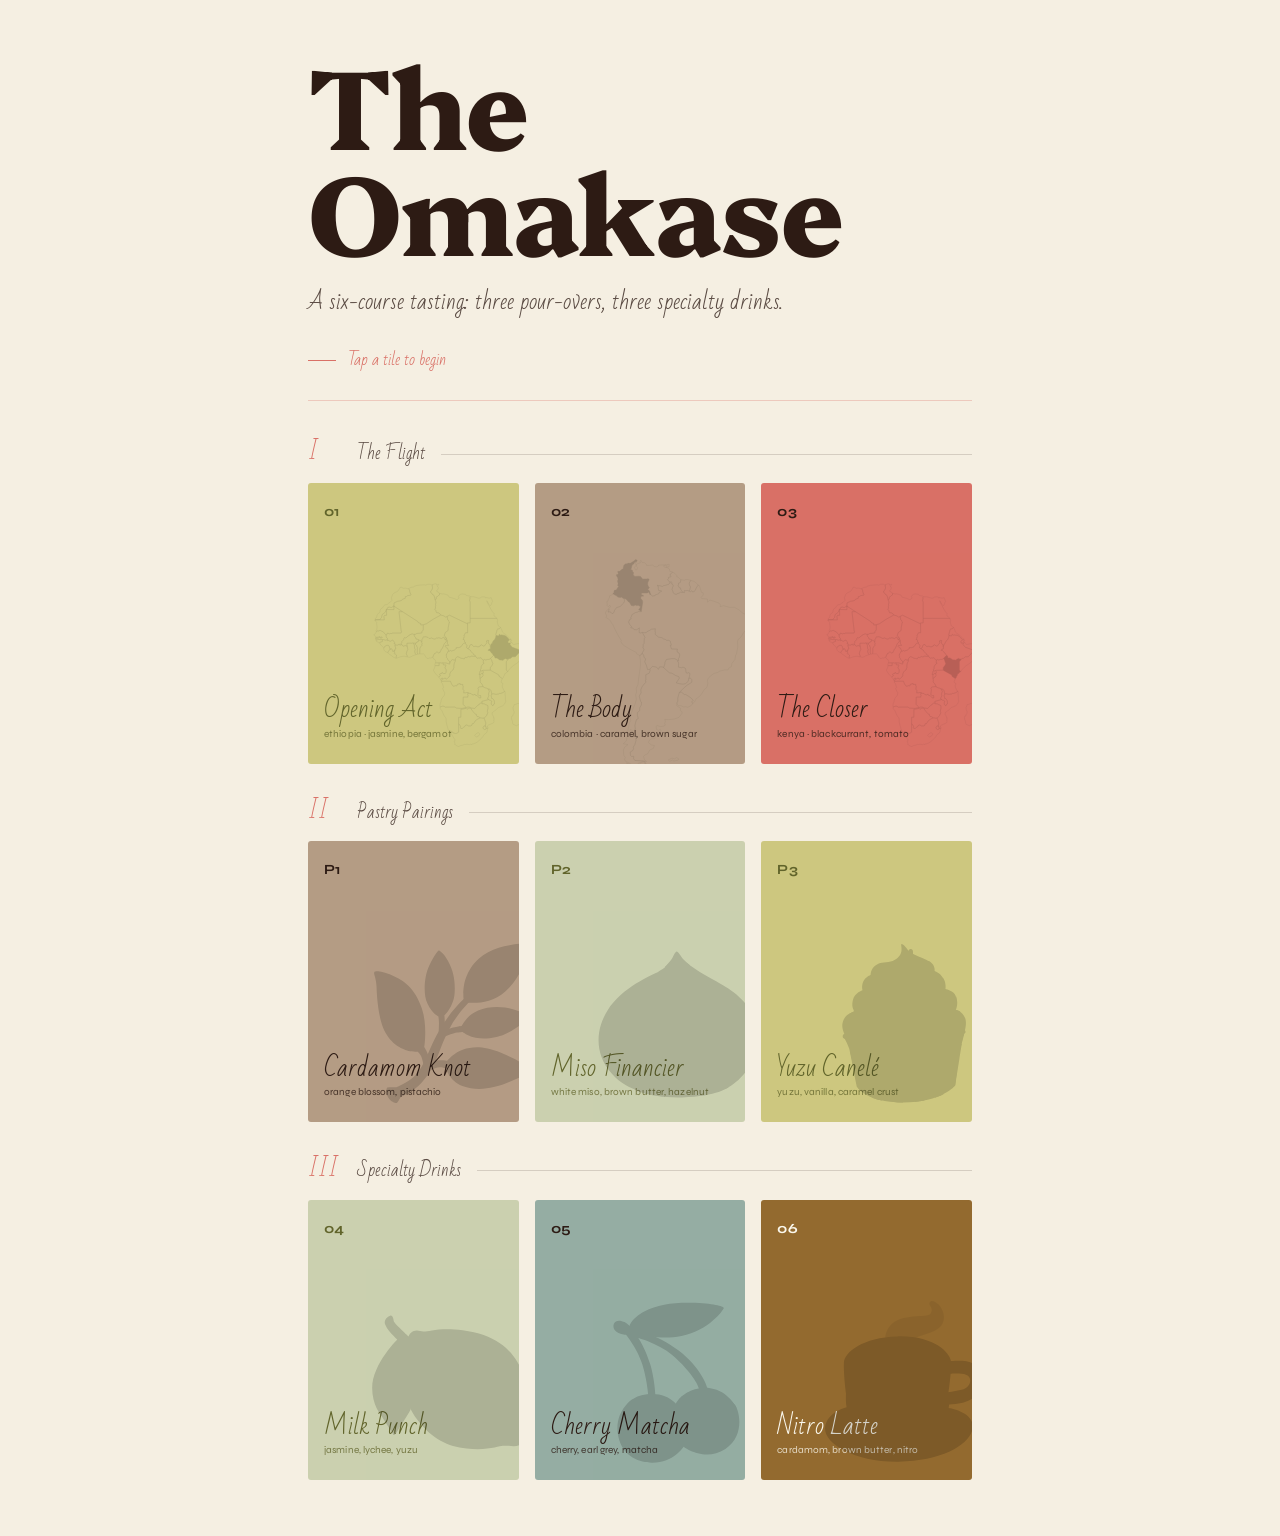
<file: index.html>
<!DOCTYPE html>
<html lang="en">
<head>
<meta charset="UTF-8">
<meta name="viewport" content="width=device-width, initial-scale=1, viewport-fit=cover">
<meta name="theme-color" content="#2d1b14">
<title>Coffee Omakase</title>
<meta name="description" content="A six-course coffee tasting: three pour-overs from Ethiopia, Colombia, and Kenya, then three specialty drinks in conversation with the flight. Spring '26.">
<meta property="og:type" content="website">
<meta property="og:title" content="Coffee Omakase">
<meta property="og:description" content="A six-course coffee tasting: three pour-overs from Ethiopia, Colombia, and Kenya, then three specialty drinks in conversation with the flight. Spring '26.">
<meta property="og:image" content="assets/apple-touch-icon.png">
<link rel="icon" type="image/svg+xml" href="assets/favicon.svg">
<link rel="apple-touch-icon" href="assets/apple-touch-icon.png">
<link rel="preconnect" href="https://fonts.googleapis.com">
<link rel="preconnect" href="https://fonts.gstatic.com" crossorigin>
<link rel="stylesheet" href="styles.css">
</head>
<body>

<main class="gallery">

  <header class="hero">
    <h1 class="hero__title">The<br>Omakase</h1>
    <p class="hero__intro">
      A six-course tasting: three pour-overs, three specialty drinks.
    </p>
    <span class="hero__cue">Tap a tile to begin</span>
  </header>

  <section aria-label="Courses">

    <h2 class="section-divider">
      <span class="section-divider__numeral">I</span>
      <span class="section-divider__name">The Flight</span>
    </h2>
    <div class="grid">
      <a href="courses/01-ethiopia.html" class="tile tile--bouquet tile--origin tile--ethiopia">
        <span class="tile__num">01</span>
        <div>
          <div class="tile__name">Opening Act</div>
          <div class="tile__note">ethiopia · jasmine, bergamot</div>
        </div>
      </a>

      <a href="courses/02-colombia.html" class="tile tile--dessert tile--origin tile--colombia">
        <span class="tile__num">02</span>
        <div>
          <div class="tile__name">The Body</div>
          <div class="tile__note">colombia · caramel, brown sugar</div>
        </div>
      </a>

      <a href="courses/03-kenya.html" class="tile tile--coral tile--origin tile--kenya">
        <span class="tile__num">03</span>
        <div>
          <div class="tile__name">The Closer</div>
          <div class="tile__note">kenya · blackcurrant, tomato</div>
        </div>
      </a>
    </div>

    <h2 class="section-divider">
      <span class="section-divider__numeral">II</span>
      <span class="section-divider__name">Pastry Pairings</span>
    </h2>
    <div class="grid">
      <a href="#" class="tile tile--dessert tile--origin tile--cardamom">
        <span class="tile__num">P1</span>
        <div>
          <div class="tile__name">Cardamom Knot</div>
          <div class="tile__note">orange blossom, pistachio</div>
        </div>
      </a>

      <a href="#" class="tile tile--shop tile--origin tile--hazelnut">
        <span class="tile__num">P2</span>
        <div>
          <div class="tile__name">Miso Financier</div>
          <div class="tile__note">white miso, brown butter, hazelnut</div>
        </div>
      </a>

      <a href="#" class="tile tile--bouquet tile--origin tile--canele">
        <span class="tile__num">P3</span>
        <div>
          <div class="tile__name">Yuzu Canelé</div>
          <div class="tile__note">yuzu, vanilla, caramel crust</div>
        </div>
      </a>
    </div>

    <h2 class="section-divider">
      <span class="section-divider__numeral">III</span>
      <span class="section-divider__name">Specialty Drinks</span>
    </h2>
    <div class="grid">
      <a href="courses/04-yuzu-cooler.html" class="tile tile--shop tile--origin tile--yuzu">
        <span class="tile__num">04</span>
        <div>
          <div class="tile__name">Milk Punch</div>
          <div class="tile__note">jasmine, lychee, yuzu</div>
        </div>
      </a>

      <a href="courses/05-cherry-matcha.html" class="tile tile--journal tile--origin tile--cherry">
        <span class="tile__num">05</span>
        <div>
          <div class="tile__name">Cherry Matcha</div>
          <div class="tile__note">cherry, earl grey, matcha</div>
        </div>
      </a>

      <a href="courses/06-nitro-latte.html" class="tile tile--caramel tile--origin tile--nitro">
        <span class="tile__num">06</span>
        <div>
          <div class="tile__name">Nitro Latte</div>
          <div class="tile__note">cardamom, brown butter, nitro</div>
        </div>
      </a>
    </div>

  </section>

</main>

<script>
document.querySelectorAll('.tile[href]').forEach(tile => {
  tile.addEventListener('click', e => {
    const href = tile.getAttribute('href');
    if (!href || href === '#') return;
    e.preventDefault();
    tile.classList.add('is-flipping');
    setTimeout(() => { window.location.href = href; }, 150);
  });
});
</script>
</body>
</html>
</file>
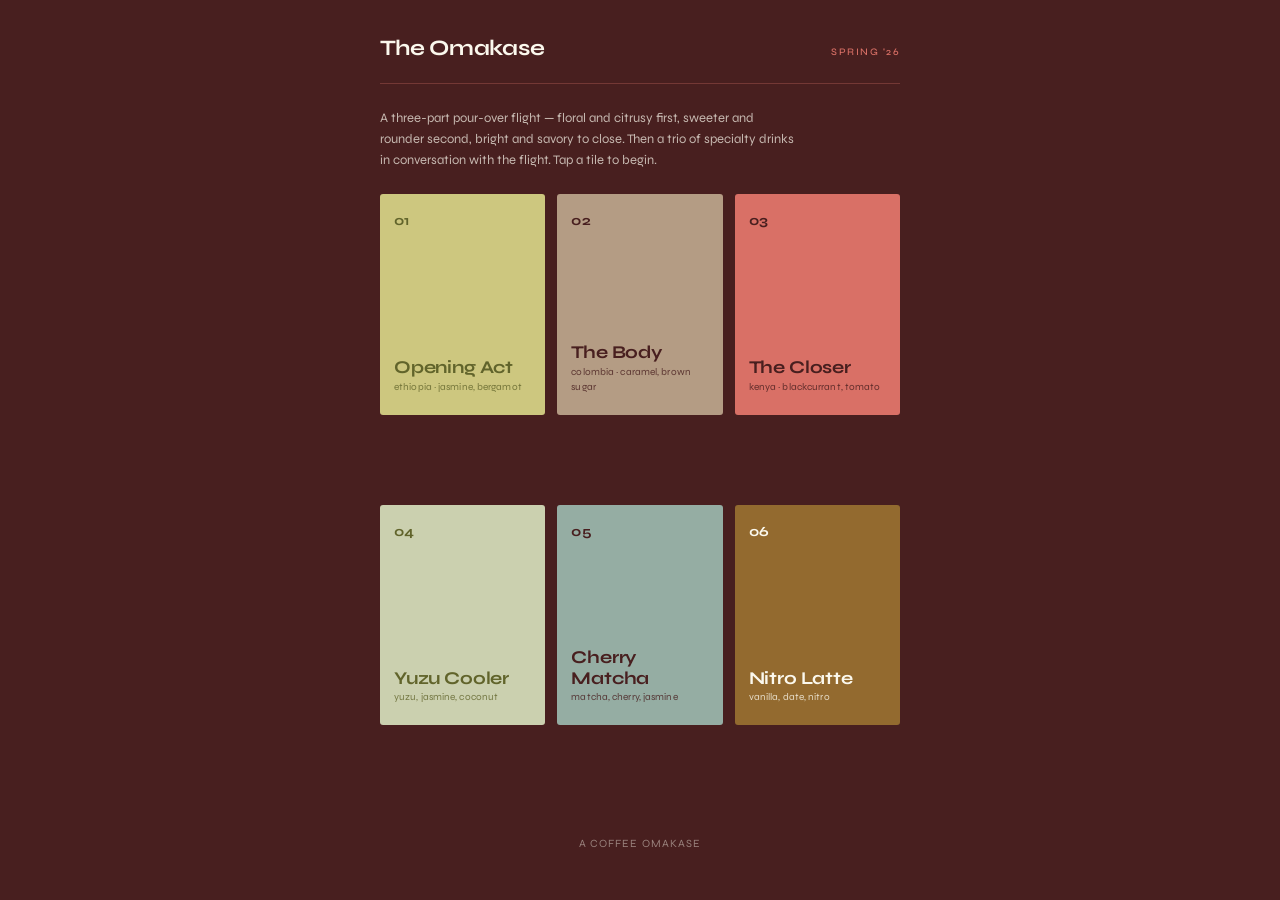
<file: omakase/index.html>
<!DOCTYPE html>
<html lang="en">
<head>
<meta charset="UTF-8">
<meta name="viewport" content="width=device-width, initial-scale=1, viewport-fit=cover">
<meta name="theme-color" content="#481f1f">
<title>Coffee Omakase</title>
<link rel="stylesheet" href="styles.css">
</head>
<body>

<main class="gallery">

  <header class="gallery__header">
    <h1 class="gallery__title">The Omakase</h1>
    <span class="gallery__date">Spring '26</span>
  </header>

  <p class="gallery__intro">
    A three-part pour-over flight — floral and citrusy first, sweeter and rounder second, bright and savory to close. Then a trio of specialty drinks in conversation with the flight. Tap a tile to begin.
  </p>

  <nav class="grid" aria-label="Courses">

    <a href="courses/01-ethiopia.html" class="tile tile--bouquet">
      <span class="tile__num">01</span>
      <div>
        <div class="tile__name">Opening Act</div>
        <div class="tile__note">ethiopia · jasmine, bergamot</div>
      </div>
    </a>

    <a href="courses/02-colombia.html" class="tile tile--dessert">
      <span class="tile__num">02</span>
      <div>
        <div class="tile__name">The Body</div>
        <div class="tile__note">colombia · caramel, brown sugar</div>
      </div>
    </a>

    <a href="courses/03-kenya.html" class="tile tile--coral">
      <span class="tile__num">03</span>
      <div>
        <div class="tile__name">The Closer</div>
        <div class="tile__note">kenya · blackcurrant, tomato</div>
      </div>
    </a>

    <a href="courses/04-yuzu-cooler.html" class="tile tile--shop">
      <span class="tile__num">04</span>
      <div>
        <div class="tile__name">Yuzu Cooler</div>
        <div class="tile__note">yuzu, jasmine, coconut</div>
      </div>
    </a>

    <a href="courses/05-cherry-matcha.html" class="tile tile--journal">
      <span class="tile__num">05</span>
      <div>
        <div class="tile__name">Cherry Matcha</div>
        <div class="tile__note">matcha, cherry, jasmine</div>
      </div>
    </a>

    <a href="courses/06-nitro-latte.html" class="tile tile--caramel">
      <span class="tile__num">06</span>
      <div>
        <div class="tile__name">Nitro Latte</div>
        <div class="tile__note">vanilla, date, nitro</div>
      </div>
    </a>

  </nav>

  <footer class="gallery__footer">A coffee omakase</footer>

</main>

</body>
</html>
</file>
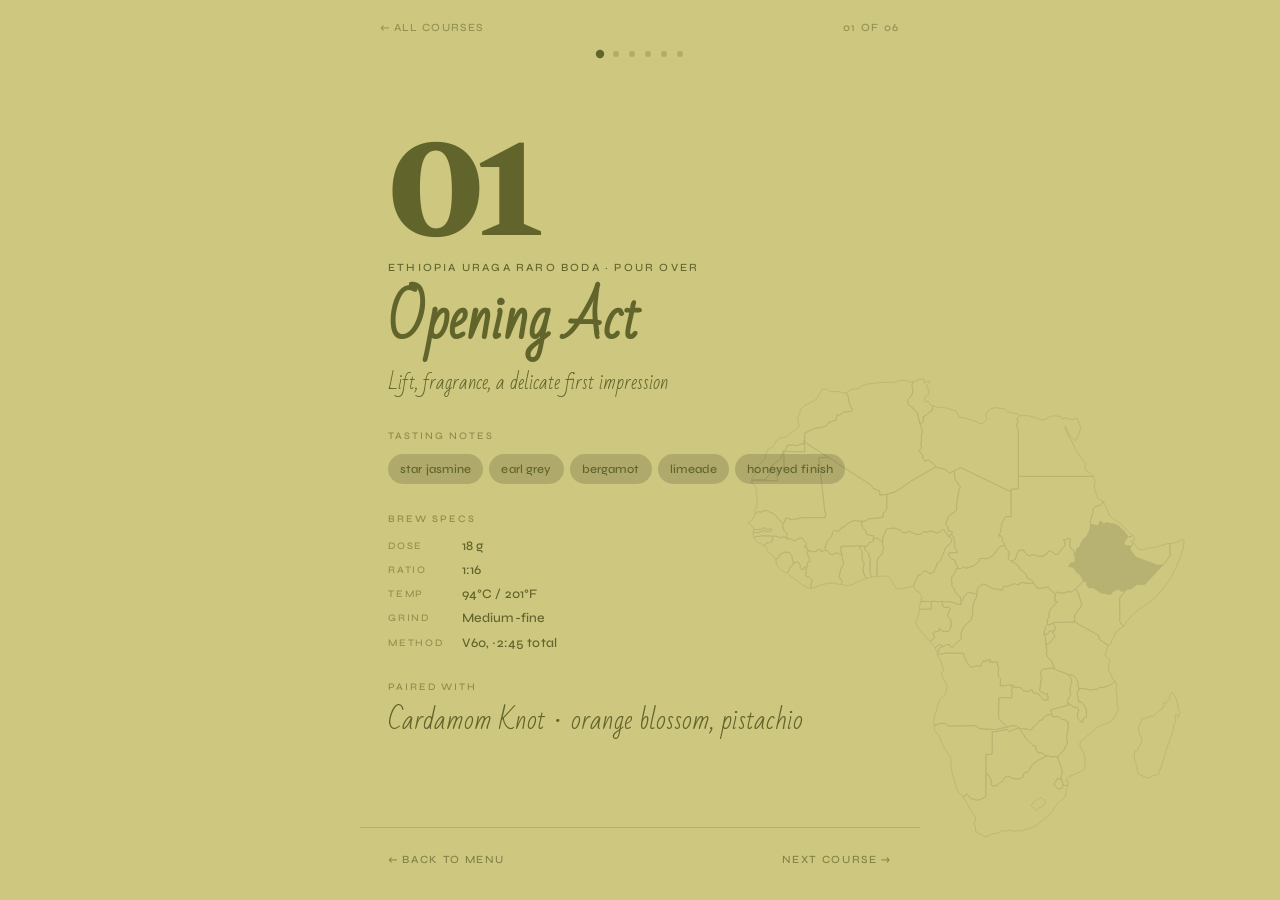
<file: courses/01-ethiopia.html>
<!DOCTYPE html>
<html lang="en">
<head>
<meta charset="UTF-8">
<meta name="viewport" content="width=device-width, initial-scale=1, viewport-fit=cover">
<meta name="theme-color" content="#cdc77f">
<title>Opening Act — Coffee Omakase</title>
<meta name="description" content="Lift, fragrance, a delicate first impression. Tasting notes: star jasmine, earl grey, bergamot, limeade, honeyed finish.">
<meta property="og:type" content="article">
<meta property="og:title" content="Opening Act — Coffee Omakase">
<meta property="og:description" content="Lift, fragrance, a delicate first impression. Tasting notes: star jasmine, earl grey, bergamot, limeade, honeyed finish.">
<meta property="og:image" content="../assets/apple-touch-icon.png">
<link rel="icon" type="image/svg+xml" href="../assets/favicon.svg">
<link rel="apple-touch-icon" href="../assets/apple-touch-icon.png">
<link rel="preconnect" href="https://fonts.googleapis.com">
<link rel="preconnect" href="https://fonts.gstatic.com" crossorigin>
<link rel="stylesheet" href="../styles.css">
</head>
<body>

<main class="course course--bouquet course--origin course--ethiopia">

  <nav class="course__nav">
    <a href="../index.html" class="course__back">← All courses</a>
    <span class="course__counter">01 of 06</span>
  </nav>

  <ol class="course__dots" aria-label="Course 01 of 06">
    <li class="course__dots-item course__dots-item--current" aria-current="step"></li>
    <li class="course__dots-item"></li>
    <li class="course__dots-item"></li>
    <li class="course__dots-item"></li>
    <li class="course__dots-item"></li>
    <li class="course__dots-item"></li>
  </ol>

  <section class="course__hero">

    <div class="course__num">01</div>
    <div class="course__origin">Ethiopia Uraga Raro Boda · Pour over</div>
    <h1 class="course__name">Opening Act</h1>
    <p class="course__role">Lift, fragrance, a delicate first impression</p>

    <div class="course__section">
      <div class="course__label">Tasting notes</div>
      <div class="notes">
        <span class="note">star jasmine</span>
        <span class="note">earl grey</span>
        <span class="note">bergamot</span>
        <span class="note">limeade</span>
        <span class="note">honeyed finish</span>
      </div>
    </div>

    <div class="course__section">
      <div class="course__label">Brew specs</div>
      <dl class="brew-specs">
        <dt>Dose</dt><dd>18 g</dd>
        <dt>Ratio</dt><dd>1:16</dd>
        <dt>Temp</dt><dd>94°C / 201°F</dd>
        <dt>Grind</dt><dd>Medium-fine</dd>
        <dt>Method</dt><dd>V60, ~2:45 total</dd>
      </dl>
    </div>

    <div class="course__section">
      <div class="course__label">Paired with</div>
      <div class="pairing">Cardamom Knot · orange blossom, pistachio</div>
    </div>

  </section>

  <footer class="course__pager">
    <a href="../index.html" class="pager-link">← back to menu</a>
    <a href="02-colombia.html" class="pager-link">next course →</a>
  </footer>

</main>

<script>
(function() {
  if (!window.matchMedia('(max-width: 767px)').matches) return;
  var prevHref = null, nextHref = null;
  document.querySelectorAll('.course__pager a.pager-link').forEach(function(a) {
    if (a.textContent.trim().charAt(0) === '←') prevHref = a.getAttribute('href');
    else nextHref = a.getAttribute('href');
  });
  if (!prevHref && !nextHref) return;
  var startX = 0, startY = 0;
  document.addEventListener('touchstart', function(e) {
    var t = e.changedTouches[0];
    startX = t.screenX;
    startY = t.screenY;
  }, { passive: true });
  document.addEventListener('touchend', function(e) {
    var t = e.changedTouches[0];
    var dx = t.screenX - startX, dy = t.screenY - startY;
    if (Math.abs(dx) < 60 || Math.abs(dy) > Math.abs(dx)) return;
    if (dx < 0 && nextHref) window.location.href = nextHref;
    else if (dx > 0 && prevHref) window.location.href = prevHref;
  }, { passive: true });
})();
</script>
</body>
</html>
</file>
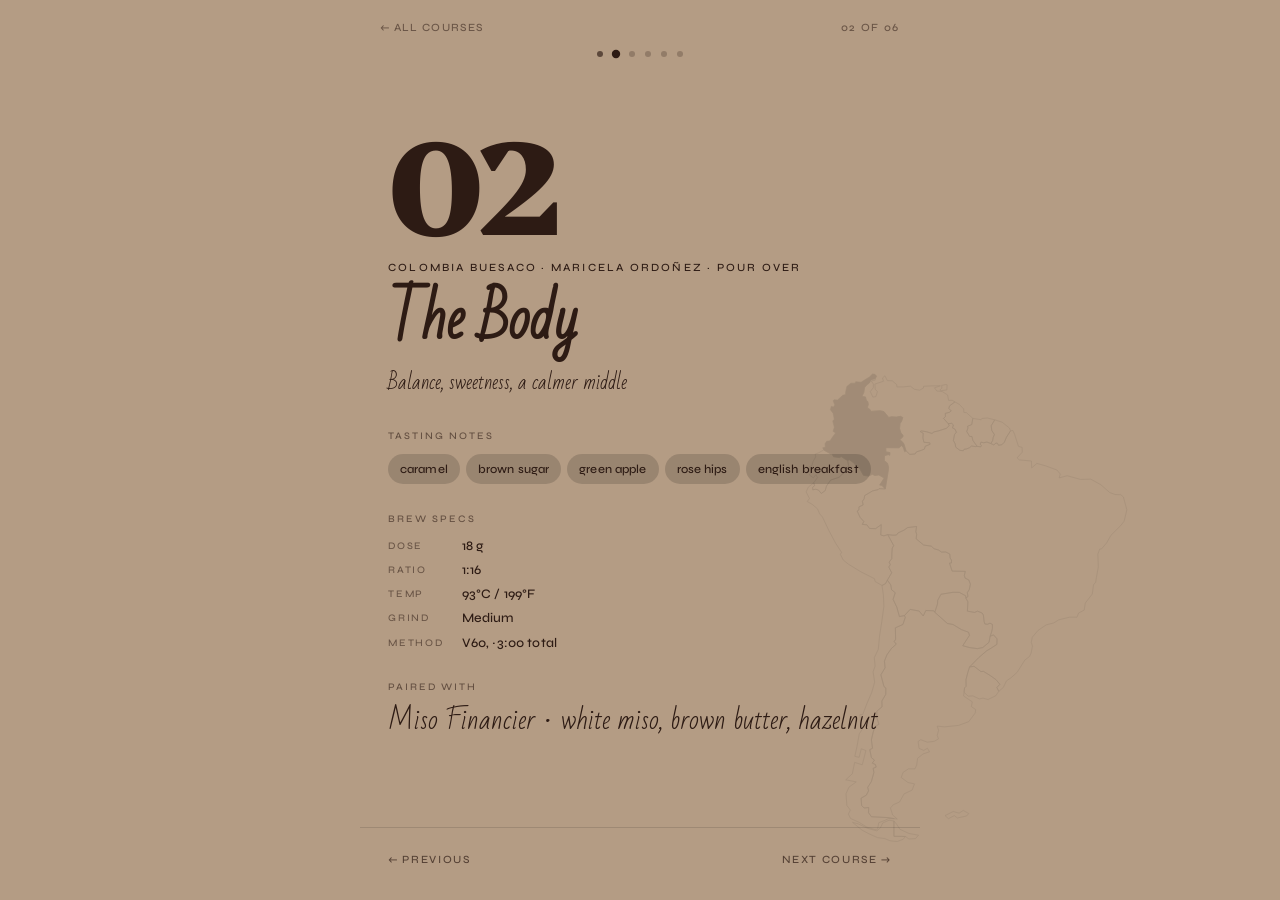
<file: courses/02-colombia.html>
<!DOCTYPE html>
<html lang="en">
<head>
<meta charset="UTF-8">
<meta name="viewport" content="width=device-width, initial-scale=1, viewport-fit=cover">
<meta name="theme-color" content="#b49c84">
<title>The Body — Coffee Omakase</title>
<meta name="description" content="Balance, sweetness, a calmer middle. Tasting notes: caramel, brown sugar, green apple, rose hips, english breakfast.">
<meta property="og:type" content="article">
<meta property="og:title" content="The Body — Coffee Omakase">
<meta property="og:description" content="Balance, sweetness, a calmer middle. Tasting notes: caramel, brown sugar, green apple, rose hips, english breakfast.">
<meta property="og:image" content="../assets/apple-touch-icon.png">
<link rel="icon" type="image/svg+xml" href="../assets/favicon.svg">
<link rel="apple-touch-icon" href="../assets/apple-touch-icon.png">
<link rel="preconnect" href="https://fonts.googleapis.com">
<link rel="preconnect" href="https://fonts.gstatic.com" crossorigin>
<link rel="stylesheet" href="../styles.css">
</head>
<body>

<main class="course course--dessert course--origin course--colombia">

  <nav class="course__nav">
    <a href="../index.html" class="course__back">← All courses</a>
    <span class="course__counter">02 of 06</span>
  </nav>

  <ol class="course__dots" aria-label="Course 02 of 06">
    <li class="course__dots-item course__dots-item--past"></li>
    <li class="course__dots-item course__dots-item--current" aria-current="step"></li>
    <li class="course__dots-item"></li>
    <li class="course__dots-item"></li>
    <li class="course__dots-item"></li>
    <li class="course__dots-item"></li>
  </ol>

  <section class="course__hero">

    <div class="course__num">02</div>
    <div class="course__origin">Colombia Buesaco · Maricela Ordoñez · Pour over</div>
    <h1 class="course__name">The Body</h1>
    <p class="course__role">Balance, sweetness, a calmer middle</p>

    <div class="course__section">
      <div class="course__label">Tasting notes</div>
      <div class="notes">
        <span class="note">caramel</span>
        <span class="note">brown sugar</span>
        <span class="note">green apple</span>
        <span class="note">rose hips</span>
        <span class="note">english breakfast</span>
      </div>
    </div>

    <div class="course__section">
      <div class="course__label">Brew specs</div>
      <dl class="brew-specs">
        <dt>Dose</dt><dd>18 g</dd>
        <dt>Ratio</dt><dd>1:16</dd>
        <dt>Temp</dt><dd>93°C / 199°F</dd>
        <dt>Grind</dt><dd>Medium</dd>
        <dt>Method</dt><dd>V60, ~3:00 total</dd>
      </dl>
    </div>

    <div class="course__section">
      <div class="course__label">Paired with</div>
      <div class="pairing">Miso Financier · white miso, brown butter, hazelnut</div>
    </div>

  </section>

  <footer class="course__pager">
    <a href="01-ethiopia.html" class="pager-link">← previous</a>
    <a href="03-kenya.html" class="pager-link">next course →</a>
  </footer>

</main>

<script>
(function() {
  if (!window.matchMedia('(max-width: 767px)').matches) return;
  var prevHref = null, nextHref = null;
  document.querySelectorAll('.course__pager a.pager-link').forEach(function(a) {
    if (a.textContent.trim().charAt(0) === '←') prevHref = a.getAttribute('href');
    else nextHref = a.getAttribute('href');
  });
  if (!prevHref && !nextHref) return;
  var startX = 0, startY = 0;
  document.addEventListener('touchstart', function(e) {
    var t = e.changedTouches[0];
    startX = t.screenX;
    startY = t.screenY;
  }, { passive: true });
  document.addEventListener('touchend', function(e) {
    var t = e.changedTouches[0];
    var dx = t.screenX - startX, dy = t.screenY - startY;
    if (Math.abs(dx) < 60 || Math.abs(dy) > Math.abs(dx)) return;
    if (dx < 0 && nextHref) window.location.href = nextHref;
    else if (dx > 0 && prevHref) window.location.href = prevHref;
  }, { passive: true });
})();
</script>
</body>
</html>
</file>
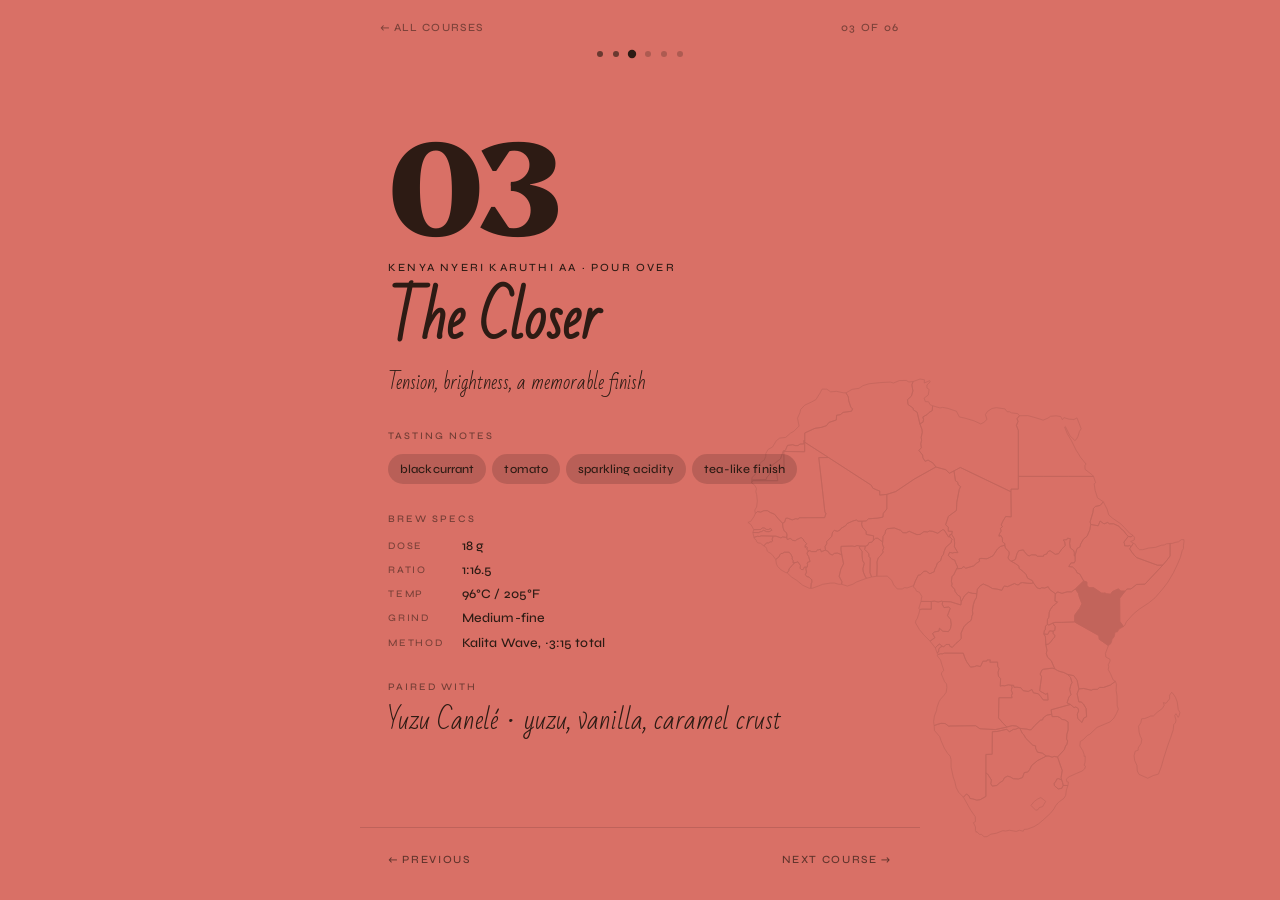
<file: courses/03-kenya.html>
<!DOCTYPE html>
<html lang="en">
<head>
<meta charset="UTF-8">
<meta name="viewport" content="width=device-width, initial-scale=1, viewport-fit=cover">
<meta name="theme-color" content="#d97066">
<title>The Closer — Coffee Omakase</title>
<meta name="description" content="Tension, brightness, a memorable finish. Tasting notes: blackcurrant, tomato, sparkling acidity, tea-like finish.">
<meta property="og:type" content="article">
<meta property="og:title" content="The Closer — Coffee Omakase">
<meta property="og:description" content="Tension, brightness, a memorable finish. Tasting notes: blackcurrant, tomato, sparkling acidity, tea-like finish.">
<meta property="og:image" content="../assets/apple-touch-icon.png">
<link rel="icon" type="image/svg+xml" href="../assets/favicon.svg">
<link rel="apple-touch-icon" href="../assets/apple-touch-icon.png">
<link rel="preconnect" href="https://fonts.googleapis.com">
<link rel="preconnect" href="https://fonts.gstatic.com" crossorigin>
<link rel="stylesheet" href="../styles.css">
</head>
<body>

<main class="course course--coral course--origin course--kenya">

  <nav class="course__nav">
    <a href="../index.html" class="course__back">← All courses</a>
    <span class="course__counter">03 of 06</span>
  </nav>

  <ol class="course__dots" aria-label="Course 03 of 06">
    <li class="course__dots-item course__dots-item--past"></li>
    <li class="course__dots-item course__dots-item--past"></li>
    <li class="course__dots-item course__dots-item--current" aria-current="step"></li>
    <li class="course__dots-item"></li>
    <li class="course__dots-item"></li>
    <li class="course__dots-item"></li>
  </ol>

  <section class="course__hero">

    <div class="course__num">03</div>
    <div class="course__origin">Kenya Nyeri Karuthi AA · Pour over</div>
    <h1 class="course__name">The Closer</h1>
    <p class="course__role">Tension, brightness, a memorable finish</p>

    <div class="course__section">
      <div class="course__label">Tasting notes</div>
      <div class="notes">
        <span class="note">blackcurrant</span>
        <span class="note">tomato</span>
        <span class="note">sparkling acidity</span>
        <span class="note">tea-like finish</span>
      </div>
    </div>

    <div class="course__section">
      <div class="course__label">Brew specs</div>
      <dl class="brew-specs">
        <dt>Dose</dt><dd>18 g</dd>
        <dt>Ratio</dt><dd>1:16.5</dd>
        <dt>Temp</dt><dd>96°C / 205°F</dd>
        <dt>Grind</dt><dd>Medium-fine</dd>
        <dt>Method</dt><dd>Kalita Wave, ~3:15 total</dd>
      </dl>
    </div>

    <div class="course__section">
      <div class="course__label">Paired with</div>
      <div class="pairing">Yuzu Canelé · yuzu, vanilla, caramel crust</div>
    </div>

  </section>

  <footer class="course__pager">
    <a href="02-colombia.html" class="pager-link">← previous</a>
    <a href="04-yuzu-cooler.html" class="pager-link">next course →</a>
  </footer>

</main>

<script>
(function() {
  if (!window.matchMedia('(max-width: 767px)').matches) return;
  var prevHref = null, nextHref = null;
  document.querySelectorAll('.course__pager a.pager-link').forEach(function(a) {
    if (a.textContent.trim().charAt(0) === '←') prevHref = a.getAttribute('href');
    else nextHref = a.getAttribute('href');
  });
  if (!prevHref && !nextHref) return;
  var startX = 0, startY = 0;
  document.addEventListener('touchstart', function(e) {
    var t = e.changedTouches[0];
    startX = t.screenX;
    startY = t.screenY;
  }, { passive: true });
  document.addEventListener('touchend', function(e) {
    var t = e.changedTouches[0];
    var dx = t.screenX - startX, dy = t.screenY - startY;
    if (Math.abs(dx) < 60 || Math.abs(dy) > Math.abs(dx)) return;
    if (dx < 0 && nextHref) window.location.href = nextHref;
    else if (dx > 0 && prevHref) window.location.href = prevHref;
  }, { passive: true });
})();
</script>
</body>
</html>
</file>
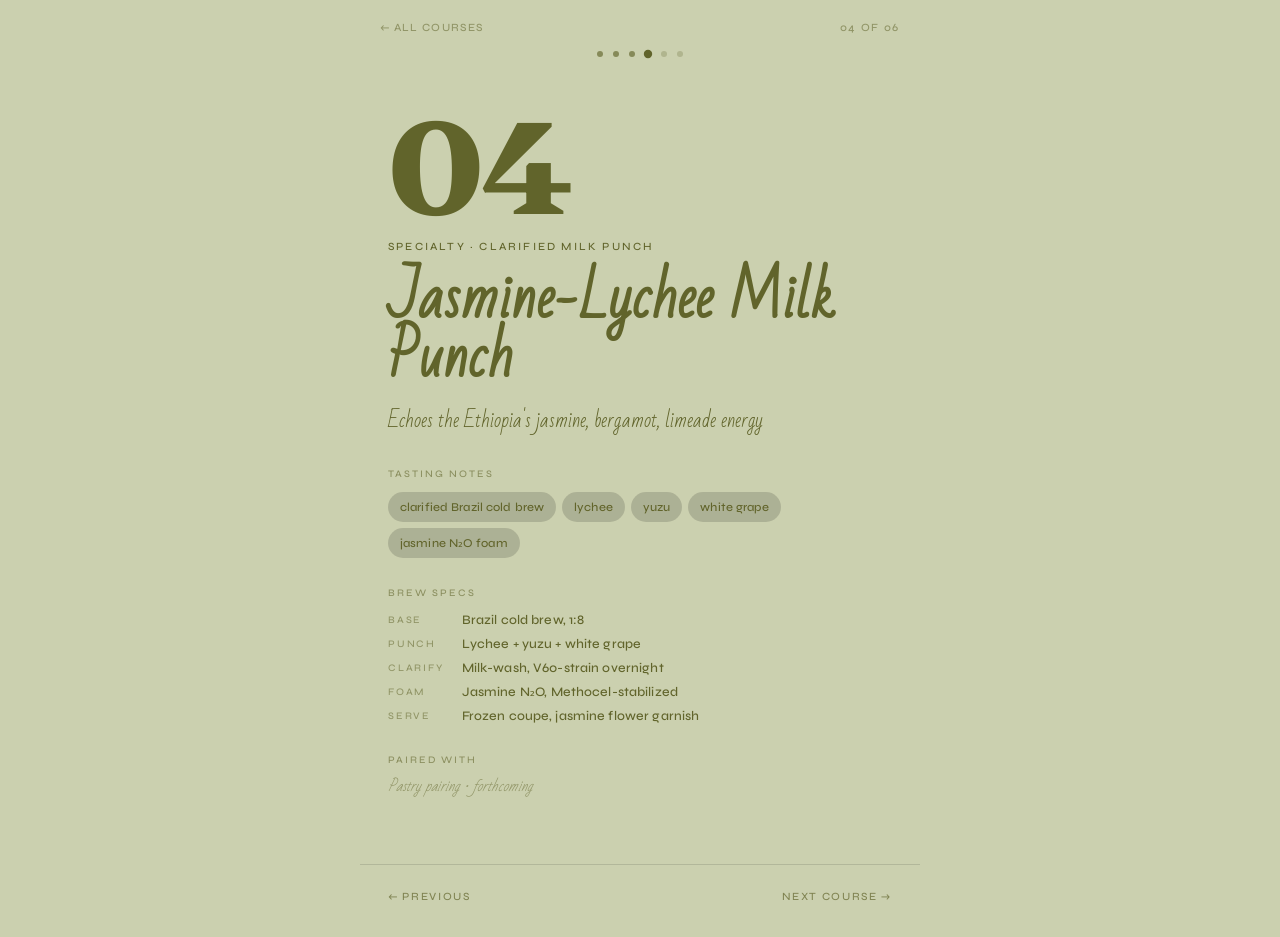
<file: courses/04-yuzu-cooler.html>
<!DOCTYPE html>
<html lang="en">
<head>
<meta charset="UTF-8">
<meta name="viewport" content="width=device-width, initial-scale=1, viewport-fit=cover">
<meta name="theme-color" content="#cbd0af">
<title>Jasmine-Lychee Milk Punch — Coffee Omakase</title>
<meta name="description" content="Echoes the Ethiopia's jasmine, bergamot, limeade energy. Tasting notes: clarified Brazil cold brew, lychee, yuzu, white grape, jasmine N₂O foam.">
<meta property="og:type" content="article">
<meta property="og:title" content="Jasmine-Lychee Milk Punch — Coffee Omakase">
<meta property="og:description" content="Echoes the Ethiopia's jasmine, bergamot, limeade energy. Tasting notes: clarified Brazil cold brew, lychee, yuzu, white grape, jasmine N₂O foam.">
<meta property="og:image" content="../assets/apple-touch-icon.png">
<link rel="icon" type="image/svg+xml" href="../assets/favicon.svg">
<link rel="apple-touch-icon" href="../assets/apple-touch-icon.png">
<link rel="preconnect" href="https://fonts.googleapis.com">
<link rel="preconnect" href="https://fonts.gstatic.com" crossorigin>
<link rel="stylesheet" href="../styles.css">
</head>
<body>

<main class="course course--shop course--motif course--yuzu">

  <nav class="course__nav">
    <a href="../index.html" class="course__back">← All courses</a>
    <span class="course__counter">04 of 06</span>
  </nav>

  <ol class="course__dots" aria-label="Course 04 of 06">
    <li class="course__dots-item course__dots-item--past"></li>
    <li class="course__dots-item course__dots-item--past"></li>
    <li class="course__dots-item course__dots-item--past"></li>
    <li class="course__dots-item course__dots-item--current" aria-current="step"></li>
    <li class="course__dots-item"></li>
    <li class="course__dots-item"></li>
  </ol>

  <section class="course__hero">

    <div class="course__num">04</div>
    <div class="course__origin">Specialty · Clarified milk punch</div>
    <h1 class="course__name">Jasmine-Lychee Milk Punch</h1>
    <p class="course__role">Echoes the Ethiopia's jasmine, bergamot, limeade energy</p>

    <div class="course__section">
      <div class="course__label">Tasting notes</div>
      <div class="notes">
        <span class="note">clarified Brazil cold brew</span>
        <span class="note">lychee</span>
        <span class="note">yuzu</span>
        <span class="note">white grape</span>
        <span class="note">jasmine N₂O foam</span>
      </div>
    </div>

    <div class="course__section">
      <div class="course__label">Brew specs</div>
      <dl class="brew-specs">
        <dt>Base</dt><dd>Brazil cold brew, 1:8</dd>
        <dt>Punch</dt><dd>Lychee + yuzu + white grape</dd>
        <dt>Clarify</dt><dd>Milk-wash, V60-strain overnight</dd>
        <dt>Foam</dt><dd>Jasmine N₂O, Methocel-stabilized</dd>
        <dt>Serve</dt><dd>Frozen coupe, jasmine flower garnish</dd>
      </dl>
    </div>

    <div class="course__section">
      <div class="course__label">Paired with</div>
      <div class="pairing pairing__none">Pastry pairing · forthcoming</div>
    </div>

  </section>

  <footer class="course__pager">
    <a href="03-kenya.html" class="pager-link">← previous</a>
    <a href="05-cherry-matcha.html" class="pager-link">next course →</a>
  </footer>

</main>

<script>
(function() {
  if (!window.matchMedia('(max-width: 767px)').matches) return;
  var prevHref = null, nextHref = null;
  document.querySelectorAll('.course__pager a.pager-link').forEach(function(a) {
    if (a.textContent.trim().charAt(0) === '←') prevHref = a.getAttribute('href');
    else nextHref = a.getAttribute('href');
  });
  if (!prevHref && !nextHref) return;
  var startX = 0, startY = 0;
  document.addEventListener('touchstart', function(e) {
    var t = e.changedTouches[0];
    startX = t.screenX;
    startY = t.screenY;
  }, { passive: true });
  document.addEventListener('touchend', function(e) {
    var t = e.changedTouches[0];
    var dx = t.screenX - startX, dy = t.screenY - startY;
    if (Math.abs(dx) < 60 || Math.abs(dy) > Math.abs(dx)) return;
    if (dx < 0 && nextHref) window.location.href = nextHref;
    else if (dx > 0 && prevHref) window.location.href = prevHref;
  }, { passive: true });
})();
</script>
</body>
</html>
</file>
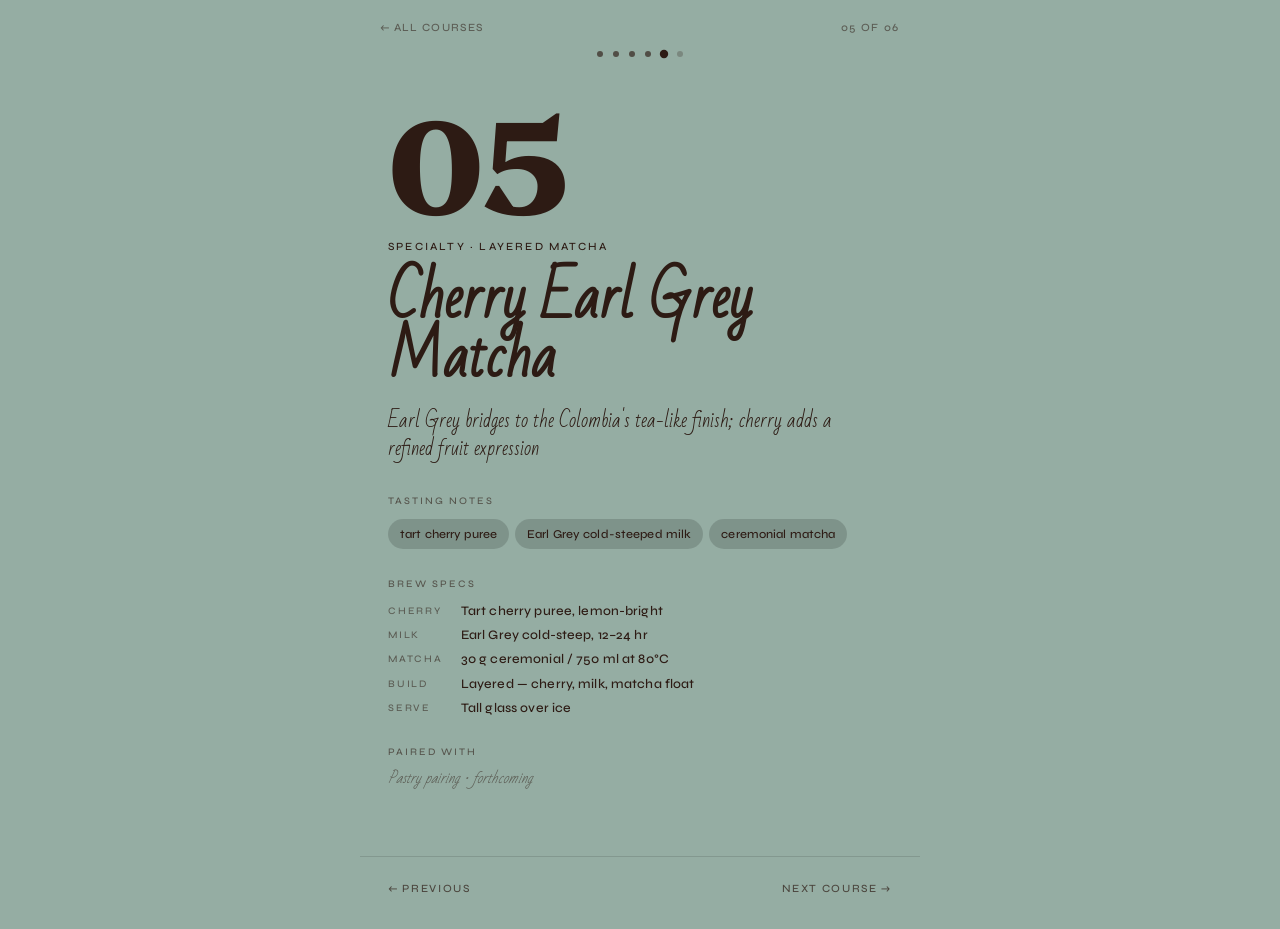
<file: courses/05-cherry-matcha.html>
<!DOCTYPE html>
<html lang="en">
<head>
<meta charset="UTF-8">
<meta name="viewport" content="width=device-width, initial-scale=1, viewport-fit=cover">
<meta name="theme-color" content="#95ada3">
<title>Cherry Earl Grey Matcha — Coffee Omakase</title>
<meta name="description" content="Earl Grey bridges to the Colombia's tea-like finish; cherry adds a refined fruit expression. Tasting notes: tart cherry puree, Earl Grey cold-steeped milk, ceremonial matcha.">
<meta property="og:type" content="article">
<meta property="og:title" content="Cherry Earl Grey Matcha — Coffee Omakase">
<meta property="og:description" content="Earl Grey bridges to the Colombia's tea-like finish; cherry adds a refined fruit expression. Tasting notes: tart cherry puree, Earl Grey cold-steeped milk, ceremonial matcha.">
<meta property="og:image" content="../assets/apple-touch-icon.png">
<link rel="icon" type="image/svg+xml" href="../assets/favicon.svg">
<link rel="apple-touch-icon" href="../assets/apple-touch-icon.png">
<link rel="preconnect" href="https://fonts.googleapis.com">
<link rel="preconnect" href="https://fonts.gstatic.com" crossorigin>
<link rel="stylesheet" href="../styles.css">
</head>
<body>

<main class="course course--journal course--motif course--cherry">

  <nav class="course__nav">
    <a href="../index.html" class="course__back">← All courses</a>
    <span class="course__counter">05 of 06</span>
  </nav>

  <ol class="course__dots" aria-label="Course 05 of 06">
    <li class="course__dots-item course__dots-item--past"></li>
    <li class="course__dots-item course__dots-item--past"></li>
    <li class="course__dots-item course__dots-item--past"></li>
    <li class="course__dots-item course__dots-item--past"></li>
    <li class="course__dots-item course__dots-item--current" aria-current="step"></li>
    <li class="course__dots-item"></li>
  </ol>

  <section class="course__hero">

    <div class="course__num">05</div>
    <div class="course__origin">Specialty · Layered matcha</div>
    <h1 class="course__name">Cherry Earl Grey Matcha</h1>
    <p class="course__role">Earl Grey bridges to the Colombia's tea-like finish; cherry adds a refined fruit expression</p>

    <div class="course__section">
      <div class="course__label">Tasting notes</div>
      <div class="notes">
        <span class="note">tart cherry puree</span>
        <span class="note">Earl Grey cold-steeped milk</span>
        <span class="note">ceremonial matcha</span>
      </div>
    </div>

    <div class="course__section">
      <div class="course__label">Brew specs</div>
      <dl class="brew-specs">
        <dt>Cherry</dt><dd>Tart cherry puree, lemon-bright</dd>
        <dt>Milk</dt><dd>Earl Grey cold-steep, 12–24 hr</dd>
        <dt>Matcha</dt><dd>30 g ceremonial / 750 ml at 80°C</dd>
        <dt>Build</dt><dd>Layered — cherry, milk, matcha float</dd>
        <dt>Serve</dt><dd>Tall glass over ice</dd>
      </dl>
    </div>

    <div class="course__section">
      <div class="course__label">Paired with</div>
      <div class="pairing pairing__none">Pastry pairing · forthcoming</div>
    </div>

  </section>

  <footer class="course__pager">
    <a href="04-yuzu-cooler.html" class="pager-link">← previous</a>
    <a href="06-nitro-latte.html" class="pager-link">next course →</a>
  </footer>

</main>

<script>
(function() {
  if (!window.matchMedia('(max-width: 767px)').matches) return;
  var prevHref = null, nextHref = null;
  document.querySelectorAll('.course__pager a.pager-link').forEach(function(a) {
    if (a.textContent.trim().charAt(0) === '←') prevHref = a.getAttribute('href');
    else nextHref = a.getAttribute('href');
  });
  if (!prevHref && !nextHref) return;
  var startX = 0, startY = 0;
  document.addEventListener('touchstart', function(e) {
    var t = e.changedTouches[0];
    startX = t.screenX;
    startY = t.screenY;
  }, { passive: true });
  document.addEventListener('touchend', function(e) {
    var t = e.changedTouches[0];
    var dx = t.screenX - startX, dy = t.screenY - startY;
    if (Math.abs(dx) < 60 || Math.abs(dy) > Math.abs(dx)) return;
    if (dx < 0 && nextHref) window.location.href = nextHref;
    else if (dx > 0 && prevHref) window.location.href = prevHref;
  }, { passive: true });
})();
</script>
</body>
</html>
</file>
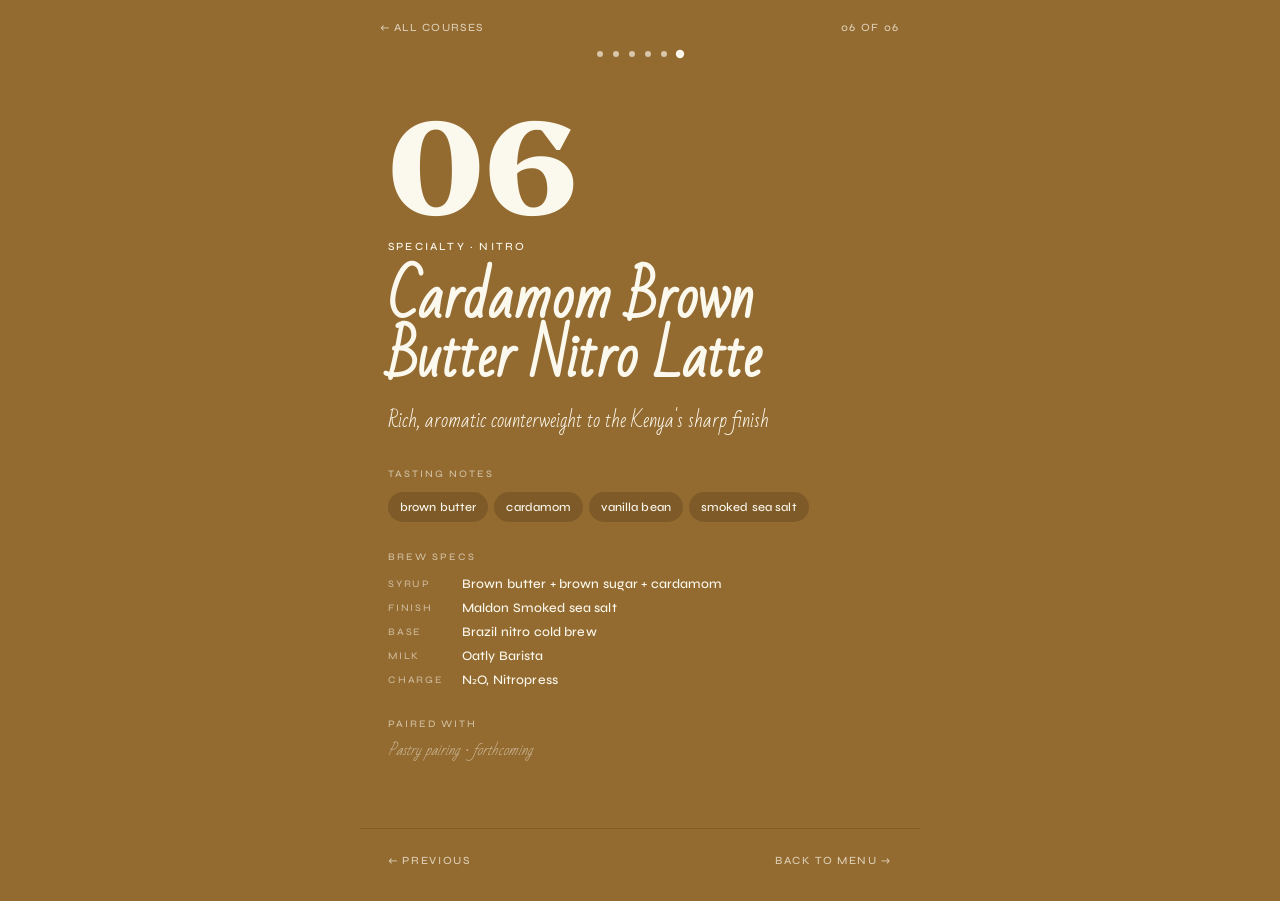
<file: courses/06-nitro-latte.html>
<!DOCTYPE html>
<html lang="en">
<head>
<meta charset="UTF-8">
<meta name="viewport" content="width=device-width, initial-scale=1, viewport-fit=cover">
<meta name="theme-color" content="#936a2f">
<title>Cardamom Brown Butter Nitro Latte — Coffee Omakase</title>
<meta name="description" content="Rich, aromatic counterweight to the Kenya's sharp finish. Tasting notes: brown butter, cardamom, vanilla bean, smoked sea salt.">
<meta property="og:type" content="article">
<meta property="og:title" content="Cardamom Brown Butter Nitro Latte — Coffee Omakase">
<meta property="og:description" content="Rich, aromatic counterweight to the Kenya's sharp finish. Tasting notes: brown butter, cardamom, vanilla bean, smoked sea salt.">
<meta property="og:image" content="../assets/apple-touch-icon.png">
<link rel="icon" type="image/svg+xml" href="../assets/favicon.svg">
<link rel="apple-touch-icon" href="../assets/apple-touch-icon.png">
<link rel="preconnect" href="https://fonts.googleapis.com">
<link rel="preconnect" href="https://fonts.gstatic.com" crossorigin>
<link rel="stylesheet" href="../styles.css">
</head>
<body>

<main class="course course--caramel course--motif course--nitro">

  <nav class="course__nav">
    <a href="../index.html" class="course__back">← All courses</a>
    <span class="course__counter">06 of 06</span>
  </nav>

  <ol class="course__dots" aria-label="Course 06 of 06">
    <li class="course__dots-item course__dots-item--past"></li>
    <li class="course__dots-item course__dots-item--past"></li>
    <li class="course__dots-item course__dots-item--past"></li>
    <li class="course__dots-item course__dots-item--past"></li>
    <li class="course__dots-item course__dots-item--past"></li>
    <li class="course__dots-item course__dots-item--current" aria-current="step"></li>
  </ol>

  <section class="course__hero">

    <div class="course__num">06</div>
    <div class="course__origin">Specialty · Nitro</div>
    <h1 class="course__name">Cardamom Brown Butter Nitro Latte</h1>
    <p class="course__role">Rich, aromatic counterweight to the Kenya's sharp finish</p>

    <div class="course__section">
      <div class="course__label">Tasting notes</div>
      <div class="notes">
        <span class="note">brown butter</span>
        <span class="note">cardamom</span>
        <span class="note">vanilla bean</span>
        <span class="note">smoked sea salt</span>
      </div>
    </div>

    <div class="course__section">
      <div class="course__label">Brew specs</div>
      <dl class="brew-specs">
        <dt>Syrup</dt><dd>Brown butter + brown sugar + cardamom</dd>
        <dt>Finish</dt><dd>Maldon Smoked sea salt</dd>
        <dt>Base</dt><dd>Brazil nitro cold brew</dd>
        <dt>Milk</dt><dd>Oatly Barista</dd>
        <dt>Charge</dt><dd>N₂O, Nitropress</dd>
      </dl>
    </div>

    <div class="course__section">
      <div class="course__label">Paired with</div>
      <div class="pairing pairing__none">Pastry pairing · forthcoming</div>
    </div>

  </section>

  <footer class="course__pager">
    <a href="05-cherry-matcha.html" class="pager-link">← previous</a>
    <a href="../index.html" class="pager-link">back to menu →</a>
  </footer>

</main>

<script>
(function() {
  if (!window.matchMedia('(max-width: 767px)').matches) return;
  var prevHref = null, nextHref = null;
  document.querySelectorAll('.course__pager a.pager-link').forEach(function(a) {
    if (a.textContent.trim().charAt(0) === '←') prevHref = a.getAttribute('href');
    else nextHref = a.getAttribute('href');
  });
  if (!prevHref && !nextHref) return;
  var startX = 0, startY = 0;
  document.addEventListener('touchstart', function(e) {
    var t = e.changedTouches[0];
    startX = t.screenX;
    startY = t.screenY;
  }, { passive: true });
  document.addEventListener('touchend', function(e) {
    var t = e.changedTouches[0];
    var dx = t.screenX - startX, dy = t.screenY - startY;
    if (Math.abs(dx) < 60 || Math.abs(dy) > Math.abs(dx)) return;
    if (dx < 0 && nextHref) window.location.href = nextHref;
    else if (dx > 0 && prevHref) window.location.href = prevHref;
  }, { passive: true });
})();
</script>
</body>
</html>
</file>
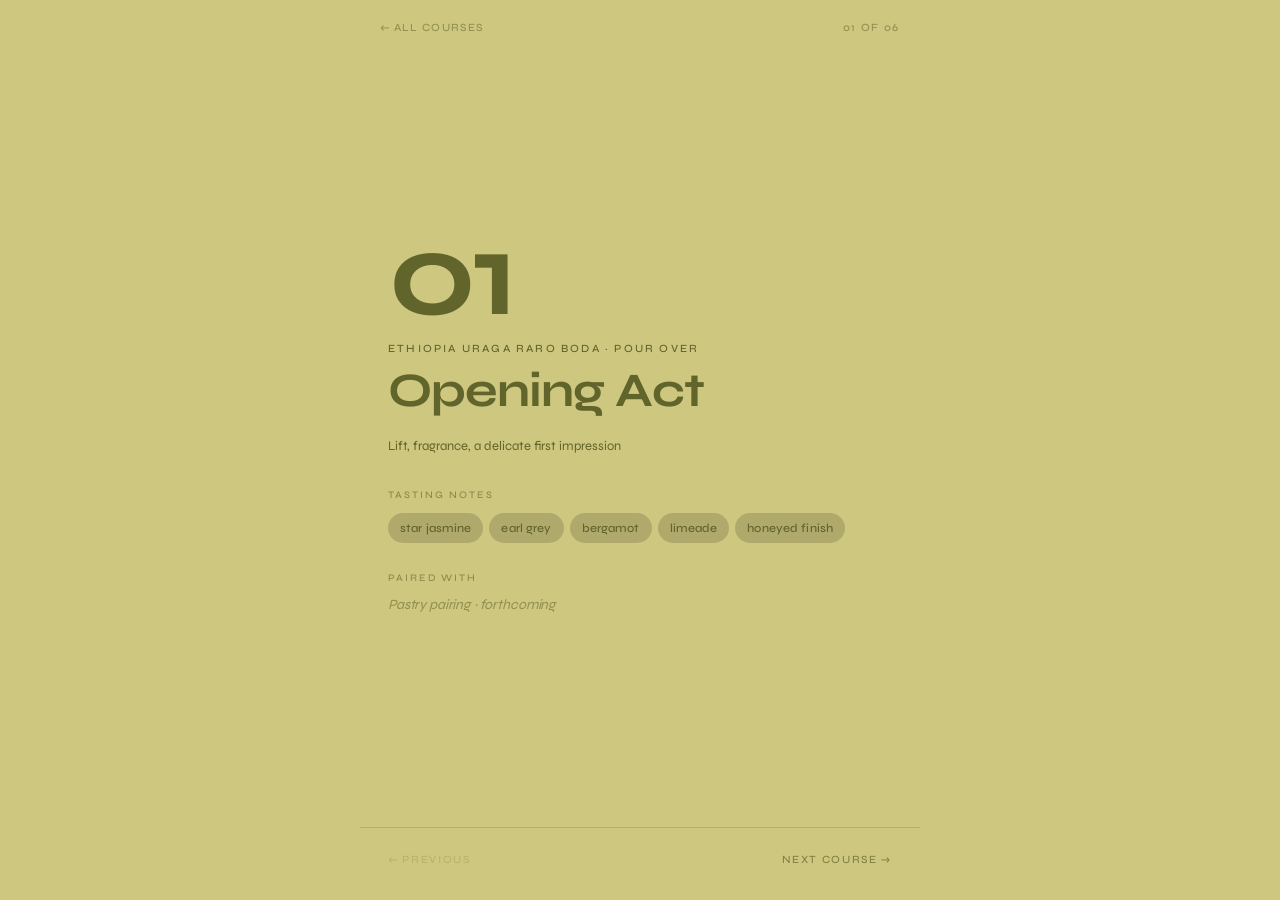
<file: omakase/courses/01-ethiopia.html>
<!DOCTYPE html>
<html lang="en">
<head>
<meta charset="UTF-8">
<meta name="viewport" content="width=device-width, initial-scale=1, viewport-fit=cover">
<meta name="theme-color" content="#cdc77f">
<title>Opening Act — Coffee Omakase</title>
<link rel="stylesheet" href="../styles.css">
</head>
<body>

<main class="course course--bouquet">

  <nav class="course__nav">
    <a href="../index.html" class="course__back">← All courses</a>
    <span class="course__counter">01 of 06</span>
  </nav>

  <section class="course__hero">

    <div class="course__num">01</div>
    <div class="course__origin">Ethiopia Uraga Raro Boda · Pour over</div>
    <h1 class="course__name">Opening Act</h1>
    <p class="course__role">Lift, fragrance, a delicate first impression</p>

    <div class="course__section">
      <div class="course__label">Tasting notes</div>
      <div class="notes">
        <span class="note">star jasmine</span>
        <span class="note">earl grey</span>
        <span class="note">bergamot</span>
        <span class="note">limeade</span>
        <span class="note">honeyed finish</span>
      </div>
    </div>

    <div class="course__section">
      <div class="course__label">Paired with</div>
      <div class="pairing pairing__none">Pastry pairing · forthcoming</div>
    </div>

  </section>

  <footer class="course__pager">
    <span class="pager-link pager-link--disabled">← previous</span>
    <a href="02-colombia.html" class="pager-link">next course →</a>
  </footer>

</main>

</body>
</html>
</file>
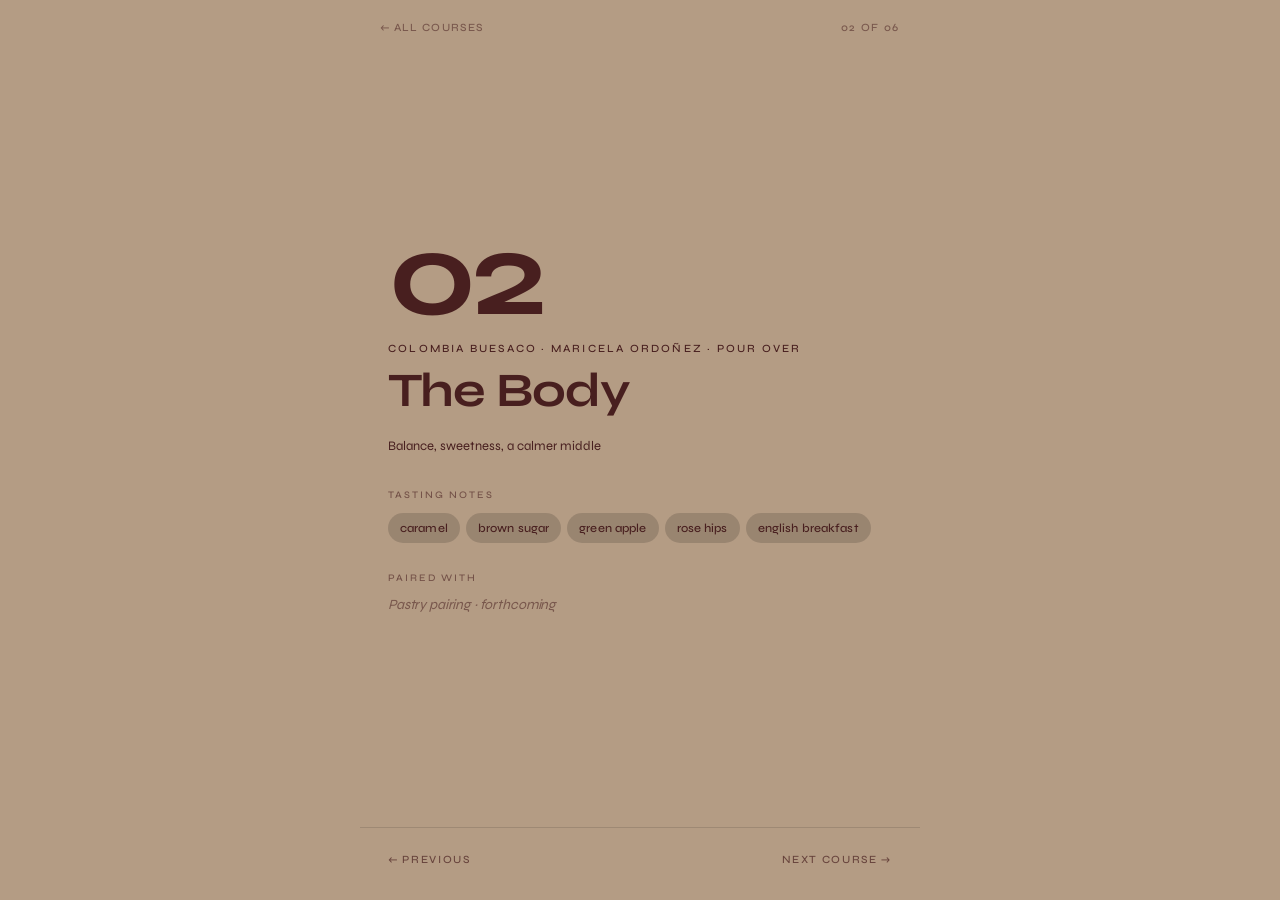
<file: omakase/courses/02-colombia.html>
<!DOCTYPE html>
<html lang="en">
<head>
<meta charset="UTF-8">
<meta name="viewport" content="width=device-width, initial-scale=1, viewport-fit=cover">
<meta name="theme-color" content="#b49c84">
<title>The Body — Coffee Omakase</title>
<link rel="stylesheet" href="../styles.css">
</head>
<body>

<main class="course course--dessert">

  <nav class="course__nav">
    <a href="../index.html" class="course__back">← All courses</a>
    <span class="course__counter">02 of 06</span>
  </nav>

  <section class="course__hero">

    <div class="course__num">02</div>
    <div class="course__origin">Colombia Buesaco · Maricela Ordoñez · Pour over</div>
    <h1 class="course__name">The Body</h1>
    <p class="course__role">Balance, sweetness, a calmer middle</p>

    <div class="course__section">
      <div class="course__label">Tasting notes</div>
      <div class="notes">
        <span class="note">caramel</span>
        <span class="note">brown sugar</span>
        <span class="note">green apple</span>
        <span class="note">rose hips</span>
        <span class="note">english breakfast</span>
      </div>
    </div>

    <div class="course__section">
      <div class="course__label">Paired with</div>
      <div class="pairing pairing__none">Pastry pairing · forthcoming</div>
    </div>

  </section>

  <footer class="course__pager">
    <a href="01-ethiopia.html" class="pager-link">← previous</a>
    <a href="03-kenya.html" class="pager-link">next course →</a>
  </footer>

</main>

</body>
</html>
</file>
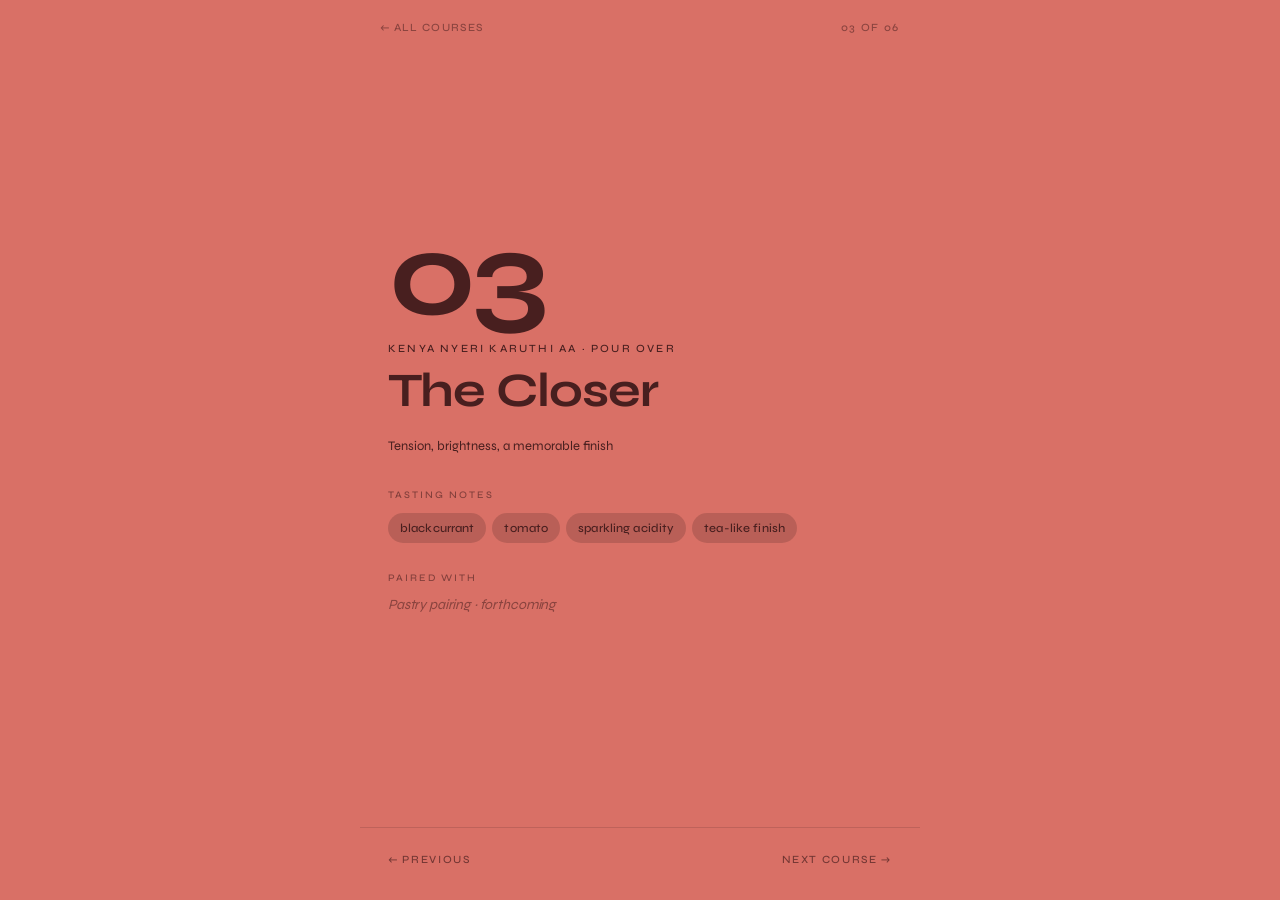
<file: omakase/courses/03-kenya.html>
<!DOCTYPE html>
<html lang="en">
<head>
<meta charset="UTF-8">
<meta name="viewport" content="width=device-width, initial-scale=1, viewport-fit=cover">
<meta name="theme-color" content="#d97066">
<title>The Closer — Coffee Omakase</title>
<link rel="stylesheet" href="../styles.css">
</head>
<body>

<main class="course course--coral">

  <nav class="course__nav">
    <a href="../index.html" class="course__back">← All courses</a>
    <span class="course__counter">03 of 06</span>
  </nav>

  <section class="course__hero">

    <div class="course__num">03</div>
    <div class="course__origin">Kenya Nyeri Karuthi AA · Pour over</div>
    <h1 class="course__name">The Closer</h1>
    <p class="course__role">Tension, brightness, a memorable finish</p>

    <div class="course__section">
      <div class="course__label">Tasting notes</div>
      <div class="notes">
        <span class="note">blackcurrant</span>
        <span class="note">tomato</span>
        <span class="note">sparkling acidity</span>
        <span class="note">tea-like finish</span>
      </div>
    </div>

    <div class="course__section">
      <div class="course__label">Paired with</div>
      <div class="pairing pairing__none">Pastry pairing · forthcoming</div>
    </div>

  </section>

  <footer class="course__pager">
    <a href="02-colombia.html" class="pager-link">← previous</a>
    <a href="04-yuzu-cooler.html" class="pager-link">next course →</a>
  </footer>

</main>

</body>
</html>
</file>
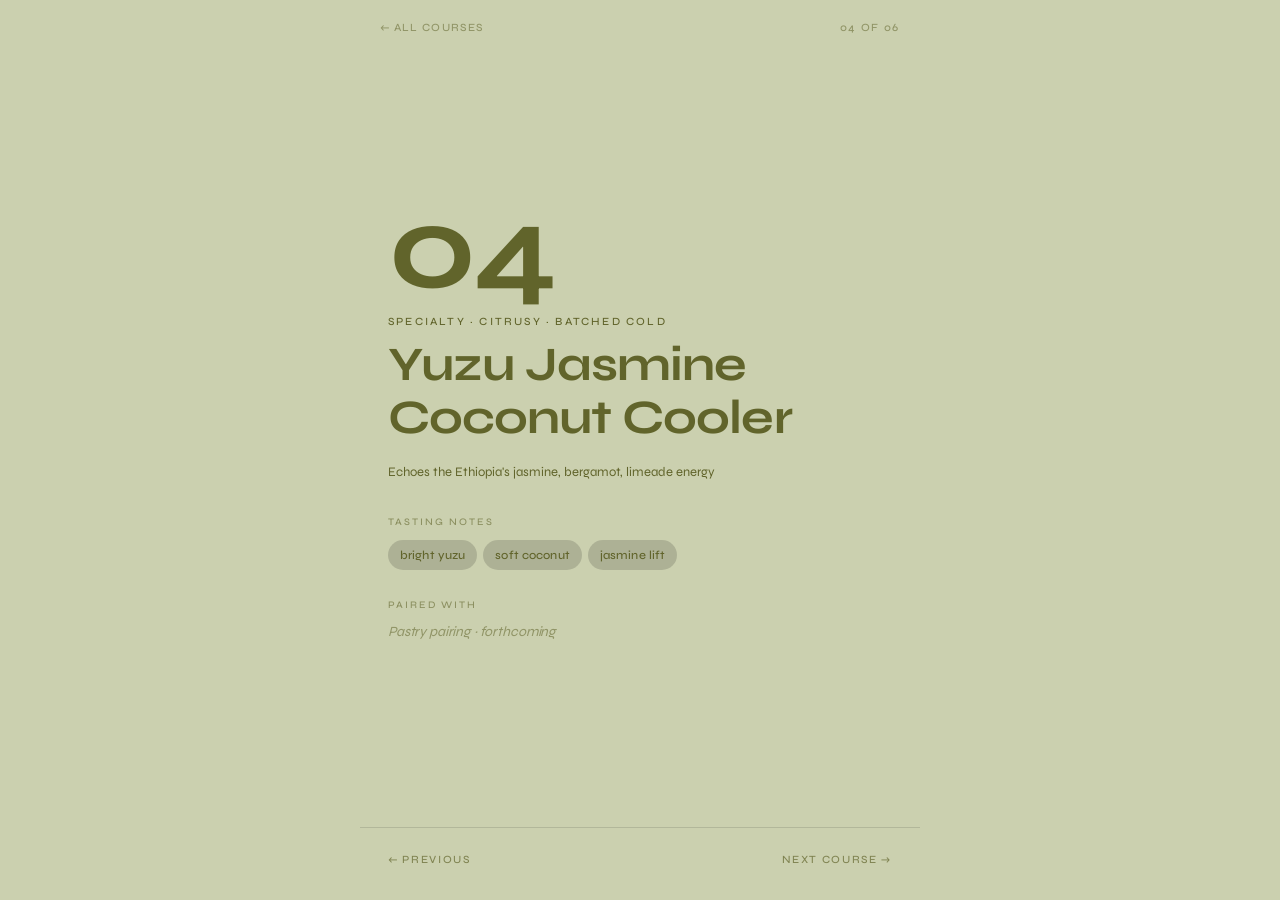
<file: omakase/courses/04-yuzu-cooler.html>
<!DOCTYPE html>
<html lang="en">
<head>
<meta charset="UTF-8">
<meta name="viewport" content="width=device-width, initial-scale=1, viewport-fit=cover">
<meta name="theme-color" content="#cbd0af">
<title>Yuzu Jasmine Coconut Cooler — Coffee Omakase</title>
<link rel="stylesheet" href="../styles.css">
</head>
<body>

<main class="course course--shop">

  <nav class="course__nav">
    <a href="../index.html" class="course__back">← All courses</a>
    <span class="course__counter">04 of 06</span>
  </nav>

  <section class="course__hero">

    <div class="course__num">04</div>
    <div class="course__origin">Specialty · Citrusy · Batched cold</div>
    <h1 class="course__name">Yuzu Jasmine Coconut Cooler</h1>
    <p class="course__role">Echoes the Ethiopia's jasmine, bergamot, limeade energy</p>

    <div class="course__section">
      <div class="course__label">Tasting notes</div>
      <div class="notes">
        <span class="note">bright yuzu</span>
        <span class="note">soft coconut</span>
        <span class="note">jasmine lift</span>
      </div>
    </div>

    <div class="course__section">
      <div class="course__label">Paired with</div>
      <div class="pairing pairing__none">Pastry pairing · forthcoming</div>
    </div>

  </section>

  <footer class="course__pager">
    <a href="03-kenya.html" class="pager-link">← previous</a>
    <a href="05-cherry-matcha.html" class="pager-link">next course →</a>
  </footer>

</main>

</body>
</html>
</file>
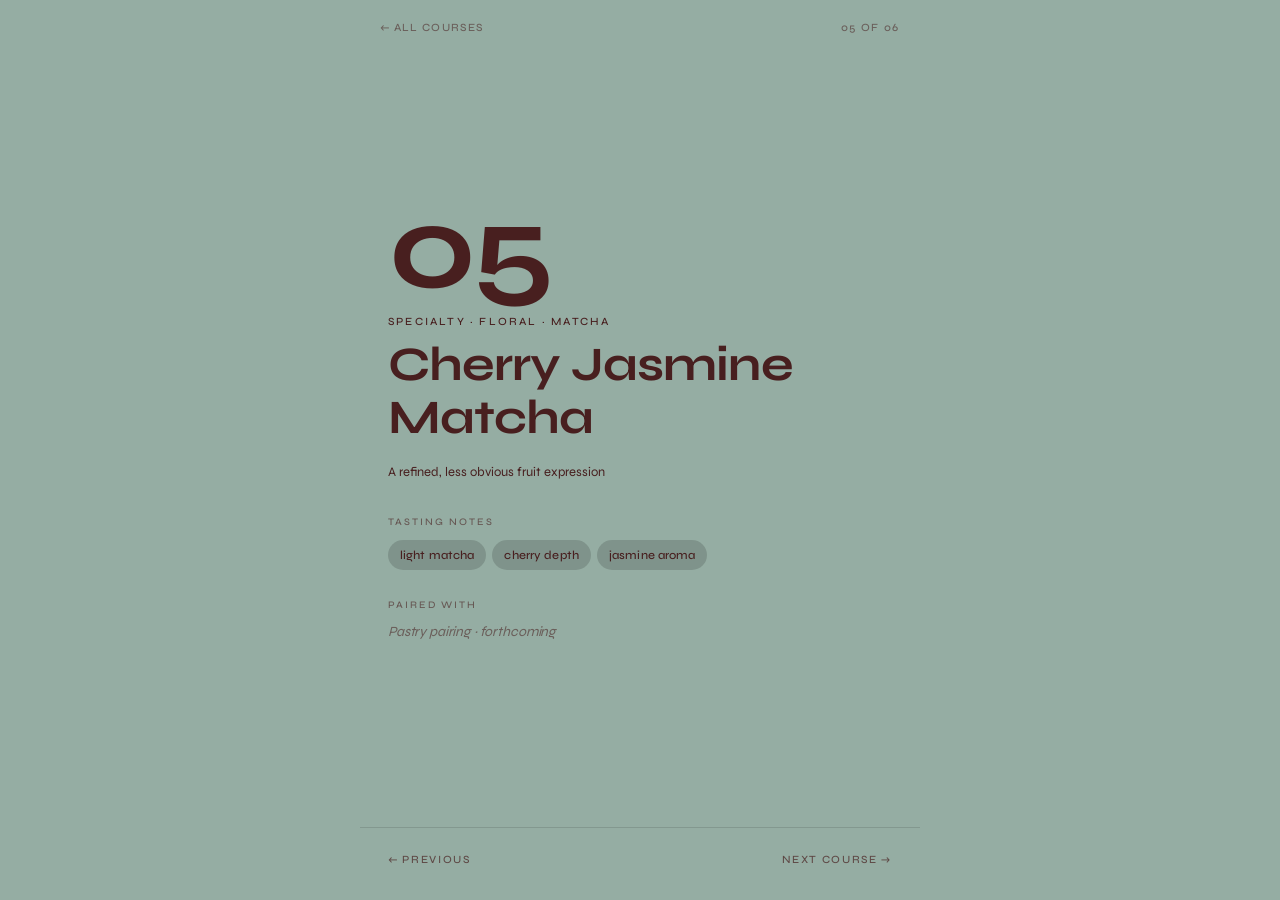
<file: omakase/courses/05-cherry-matcha.html>
<!DOCTYPE html>
<html lang="en">
<head>
<meta charset="UTF-8">
<meta name="viewport" content="width=device-width, initial-scale=1, viewport-fit=cover">
<meta name="theme-color" content="#95ada3">
<title>Cherry Jasmine Matcha — Coffee Omakase</title>
<link rel="stylesheet" href="../styles.css">
</head>
<body>

<main class="course course--journal">

  <nav class="course__nav">
    <a href="../index.html" class="course__back">← All courses</a>
    <span class="course__counter">05 of 06</span>
  </nav>

  <section class="course__hero">

    <div class="course__num">05</div>
    <div class="course__origin">Specialty · Floral · Matcha</div>
    <h1 class="course__name">Cherry Jasmine Matcha</h1>
    <p class="course__role">A refined, less obvious fruit expression</p>

    <div class="course__section">
      <div class="course__label">Tasting notes</div>
      <div class="notes">
        <span class="note">light matcha</span>
        <span class="note">cherry depth</span>
        <span class="note">jasmine aroma</span>
      </div>
    </div>

    <div class="course__section">
      <div class="course__label">Paired with</div>
      <div class="pairing pairing__none">Pastry pairing · forthcoming</div>
    </div>

  </section>

  <footer class="course__pager">
    <a href="04-yuzu-cooler.html" class="pager-link">← previous</a>
    <a href="06-nitro-latte.html" class="pager-link">next course →</a>
  </footer>

</main>

</body>
</html>
</file>
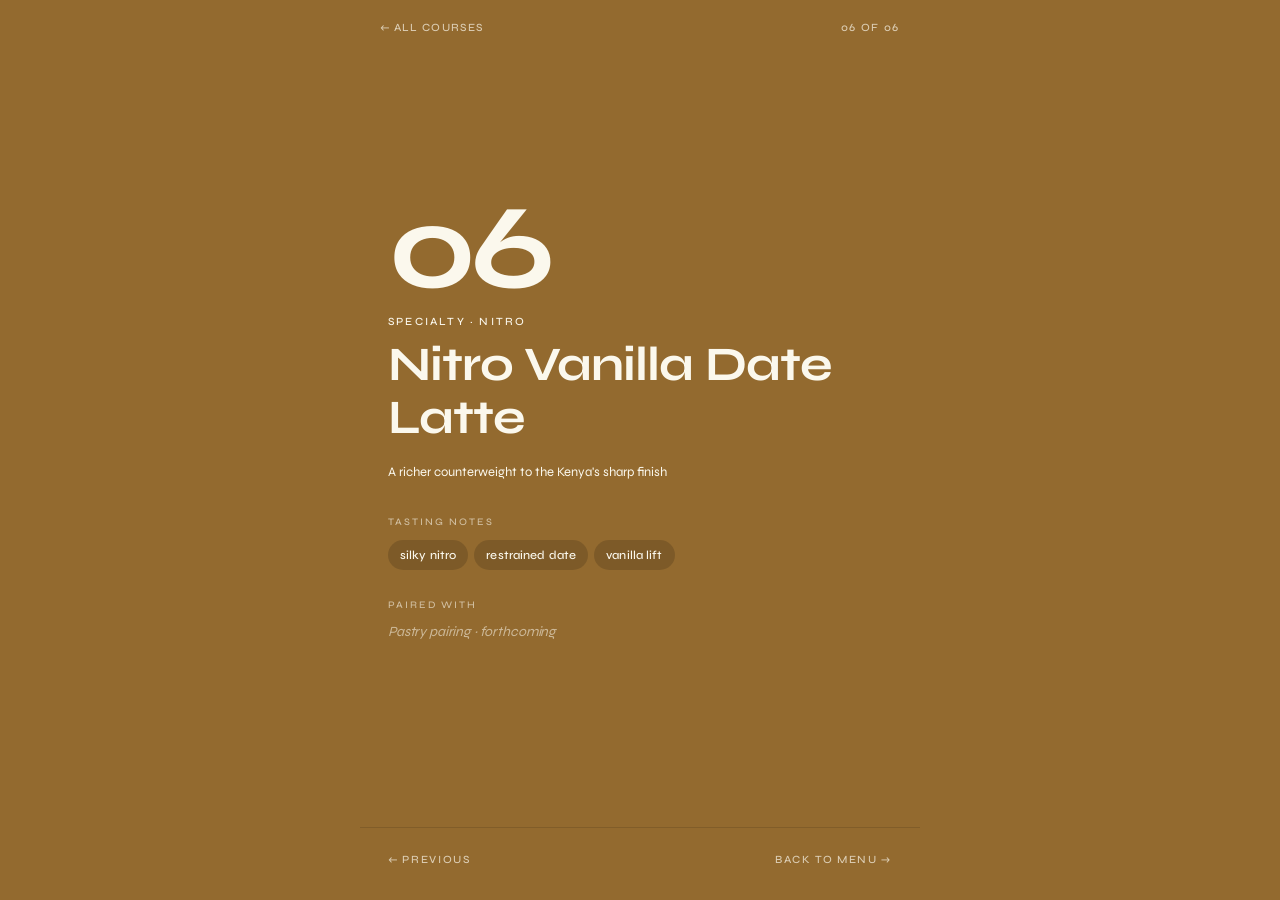
<file: omakase/courses/06-nitro-latte.html>
<!DOCTYPE html>
<html lang="en">
<head>
<meta charset="UTF-8">
<meta name="viewport" content="width=device-width, initial-scale=1, viewport-fit=cover">
<meta name="theme-color" content="#936a2f">
<title>Nitro Vanilla Date Latte — Coffee Omakase</title>
<link rel="stylesheet" href="../styles.css">
</head>
<body>

<main class="course course--caramel">

  <nav class="course__nav">
    <a href="../index.html" class="course__back">← All courses</a>
    <span class="course__counter">06 of 06</span>
  </nav>

  <section class="course__hero">

    <div class="course__num">06</div>
    <div class="course__origin">Specialty · Nitro</div>
    <h1 class="course__name">Nitro Vanilla Date Latte</h1>
    <p class="course__role">A richer counterweight to the Kenya's sharp finish</p>

    <div class="course__section">
      <div class="course__label">Tasting notes</div>
      <div class="notes">
        <span class="note">silky nitro</span>
        <span class="note">restrained date</span>
        <span class="note">vanilla lift</span>
      </div>
    </div>

    <div class="course__section">
      <div class="course__label">Paired with</div>
      <div class="pairing pairing__none">Pastry pairing · forthcoming</div>
    </div>

  </section>

  <footer class="course__pager">
    <a href="05-cherry-matcha.html" class="pager-link">← previous</a>
    <a href="../index.html" class="pager-link">back to menu →</a>
  </footer>

</main>

</body>
</html>
</file>
<file: styles.css>
/* ============================================
   Coffee Omakase — Shared Styles
   ============================================ */

@import url('https://fonts.googleapis.com/css2?family=Bad+Script&family=Platypi:ital,wght@0,400;0,500;0,600;0,700;0,800;1,400;1,500;1,600;1,700;1,800&family=Syne:wght@400;500;600;700;800&display=swap');

:root {
  /* Palette */
  --bg: #2d1b14;          /* espresso (still used as tile text color on light tiles) */
  --cream: #fbf8ed;       /* paper (still used as tile text color on dark tiles) */
  --paper: #f5efe2;       /* page background — warm paper */
  --ink: #2d1b14;          /* page text — espresso */
  --coral: #d97066;       /* rose petals */
  --dessert: #b49c84;     /* dessert cup */
  --shop: #cbd0af;        /* shop window foggy */
  --bouquet: #cdc77f;     /* grocery store bouquet */
  --kale: #61642b;        /* kale juice */
  --caramel: #936a2f;     /* caramel latte */
  --journal: #95ada3;     /* open journal pages */

  /* Type scale */
  --font: 'Syne', system-ui, sans-serif;
}

* { box-sizing: border-box; margin: 0; padding: 0; }

html { -webkit-text-size-adjust: 100%; }

body {
  font-family: var(--font);
  background: var(--paper);
  color: var(--ink);
  min-height: 100vh;
  min-height: 100dvh;
  line-height: 1.5;
  -webkit-font-smoothing: antialiased;
  -moz-osx-font-smoothing: grayscale;
}

a { color: inherit; text-decoration: none; }

/* ============================================
   INDEX PAGE — Gallery grid
   ============================================ */

.gallery {
  max-width: 720px;
  margin: 0 auto;
  padding: 32px 20px 48px;
  min-height: 100vh;
  min-height: 100dvh;
  display: flex;
  flex-direction: column;
}

.hero {
  margin: 8px 0 40px;
  padding-bottom: 28px;
  border-bottom: 1px solid rgba(217, 112, 102, 0.3);
}

.hero__title {
  font-family: 'Platypi', serif;
  font-weight: 800;
  font-size: clamp(44px, 14vw, 112px);
  line-height: 0.95;
  letter-spacing: -0.02em;
  margin-bottom: 24px;
  overflow-wrap: anywhere;
}

.hero__intro {
  font-family: 'Bad Script', cursive;
  font-size: clamp(18px, 4.2vw, 22px);
  line-height: 1.5;
  color: rgba(45, 27, 20, 0.78);
  max-width: 22em;
  margin-bottom: 26px;
}

.hero__cue {
  display: inline-flex;
  align-items: center;
  gap: 12px;
  font-family: 'Bad Script', cursive;
  font-size: 16px;
  color: var(--coral);
}

.hero__cue::before {
  content: '';
  width: 28px;
  height: 1px;
  background: var(--coral);
  display: inline-block;
}

.grid {
  display: grid;
  grid-template-columns: repeat(2, 1fr);
  gap: 10px;
  flex: 1;
}

@media (min-width: 480px) {
  .grid { grid-template-columns: repeat(3, 1fr); gap: 14px; }
}

@media (min-width: 768px) {
  .gallery { padding: 40px 28px 56px; }
  .grid { gap: 16px; }
  .tile { padding: 20px 18px 24px; }
  .tile__name { font-size: clamp(16px, 3vw, 20px); }
  .tile__note { font-size: 11px; }
  .tile__num { font-size: 15px; }
}

.tile {
  aspect-ratio: 3 / 4;
  padding: 18px 16px 22px;
  border-radius: 3px;
  display: flex;
  flex-direction: column;
  justify-content: space-between;
  transition: transform 0.25s ease, box-shadow 0.25s ease;
  cursor: pointer;
  position: relative;
  transform-style: preserve-3d;
  perspective: 800px;
}

.tile.is-flipping {
  animation: tilePress 0.35s ease forwards;
  pointer-events: none;
}

.tile--static {
  cursor: default;
}

@media (hover: hover) {
  .tile--static:hover {
    transform: none;
    box-shadow: none;
  }
}

@keyframes tilePress {
  0%   { transform: scale(1); }
  40%  { transform: scale(0.92); }
  100% { transform: scale(0.95); opacity: 0.4; }
}

@media (hover: hover) {
  .tile:hover {
    transform: translateY(-2px);
    box-shadow: 0 8px 24px rgba(0, 0, 0, 0.25);
  }
}

.tile__num {
  font-weight: 700;
  font-size: 14px;
  letter-spacing: 0.02em;
}

.tile__name {
  font-family: 'Bad Script', cursive;
  font-size: clamp(20px, 5.5vw, 24px);
  line-height: 1.1;
  margin-bottom: 4px;
}

.tile__note {
  font-weight: 400;
  font-size: 10px;
  opacity: 0.8;
  letter-spacing: 0.01em;
}

/* Tile color variants */
.tile--coral    { background: var(--coral);    color: var(--bg); }
.tile--bouquet  { background: var(--bouquet);  color: var(--kale); }
.tile--caramel  { background: var(--caramel);  color: var(--cream); }
.tile--journal  { background: var(--journal);  color: var(--bg); }
.tile--dessert  { background: var(--dessert);  color: var(--bg); }
.tile--shop     { background: var(--shop);     color: var(--kale); }

/* Country outline silhouettes on pour-over tiles */
.tile--origin {
  overflow: hidden;
}

.tile--origin::after {
  content: '';
  position: absolute;
  bottom: -5%;
  right: -8%;
  width: 80%;
  height: 80%;
  background-size: contain;
  background-repeat: no-repeat;
  background-position: center;
  opacity: 0.15;
  pointer-events: none;
}

.tile--ethiopia::after  { background-image: url('assets/ethiopia.svg'); }
.tile--colombia::after  { background-image: url('assets/colombia.svg'); }
.tile--kenya::after     { background-image: url('assets/kenya.svg'); }
.tile--yuzu::after      { background-image: url('assets/yuzu.svg'); }
.tile--cherry::after    { background-image: url('assets/cherry.svg'); }
.tile--nitro::after     { background-image: url('assets/nitro.svg'); }
.tile--cardamom::after  { background-image: url('assets/cardamom.svg'); }
.tile--hazelnut::after  { background-image: url('assets/hazelnut.svg'); }
.tile--canele::after    { background-image: url('assets/canele.svg'); }

/* Country outline on course pages */
.course--origin {
  overflow: hidden;
}

.course--origin::after {
  content: '';
  position: absolute;
  bottom: 5%;
  right: 2%;
  width: 45%;
  height: 55%;
  background-size: contain;
  background-repeat: no-repeat;
  background-position: center;
  opacity: 0.1;
  pointer-events: none;
}

.course--ethiopia::after { background-image: url('../assets/ethiopia.svg'); }
.course--colombia::after { background-image: url('../assets/colombia.svg'); }
.course--kenya::after    { background-image: url('../assets/kenya.svg'); }
.course--yuzu::after     { background-image: url('../assets/yuzu.svg'); }
.course--cherry::after   { background-image: url('../assets/cherry.svg'); }
.course--nitro::after    { background-image: url('../assets/nitro.svg'); }
/* Section dividers — printed-menu style */
.section-divider {
  display: flex;
  align-items: baseline;
  gap: 14px;
  margin: 36px 0 16px;
  font-weight: 500;
}

.section-divider:first-child {
  margin-top: 0;
}

.section-divider__numeral {
  font-family: 'Bad Script', cursive;
  font-size: 22px;
  color: var(--coral);
  min-width: 1.6em;
  line-height: 1;
}

.section-divider__name {
  font-family: 'Bad Script', cursive;
  font-size: 17px;
  color: rgba(45, 27, 20, 0.78);
  white-space: nowrap;
}

.section-divider::after {
  content: '';
  flex: 1;
  height: 1px;
  background: rgba(45, 27, 20, 0.16);
  align-self: center;
  margin-left: 2px;
}

/* ============================================
   COURSE PAGE
   ============================================ */

.course {
  min-height: 100vh;
  min-height: 100dvh;
  display: flex;
  flex-direction: column;
  position: relative;
}

.course__nav {
  max-width: 560px;
  width: 100%;
  margin: 0 auto;
  padding: 20px 20px 0;
  display: flex;
  justify-content: space-between;
  align-items: center;
}

.course__back {
  font-weight: 500;
  font-size: 11px;
  letter-spacing: 0.12em;
  text-transform: uppercase;
  color: rgba(45, 27, 20, 0.7);
  transition: color 0.2s ease;
  display: inline-flex;
  align-items: center;
  gap: 6px;
}

.course__back:hover {
  color: var(--cream);
}

.course__counter {
  font-weight: 500;
  font-size: 11px;
  letter-spacing: 0.15em;
  text-transform: uppercase;
  color: var(--coral);
}

.course__dots {
  max-width: 560px;
  width: 100%;
  margin: 0 auto;
  padding: 14px 20px 0;
  display: flex;
  gap: 10px;
  justify-content: center;
  list-style: none;
}

.course__dots-item {
  width: 6px;
  height: 6px;
  border-radius: 50%;
  background: currentColor;
  opacity: 0.25;
  transition: opacity 0.2s ease, transform 0.2s ease;
}

.course__dots-item--past {
  opacity: 0.65;
}

.course__dots-item--current {
  opacity: 1;
  transform: scale(1.4);
}

.course__hero {
  flex: 1;
  display: flex;
  flex-direction: column;
  justify-content: center;
  padding: 40px 28px;
  max-width: 560px;
  width: 100%;
  margin: 0 auto;
}

.course__num {
  font-family: 'Platypi', serif;
  font-weight: 800;
  font-size: clamp(88px, 26vw, 132px);
  line-height: 0.9;
  letter-spacing: -0.02em;
  margin-bottom: 24px;
}

.course__origin {
  font-weight: 500;
  font-size: 11px;
  letter-spacing: 0.2em;
  text-transform: uppercase;
  opacity: 0.7;
  margin-bottom: 14px;
}

.course__name {
  font-family: 'Bad Script', cursive;
  font-size: clamp(36px, 10vw, 56px);
  line-height: 1.05;
  margin-bottom: 14px;
  padding-bottom: 0.1em;
}

.course__role {
  font-family: 'Bad Script', cursive;
  font-size: clamp(16px, 4vw, 19px);
  line-height: 1.45;
  opacity: 0.85;
  margin-bottom: 32px;
  max-width: 24em;
}

.course__section {
  margin-bottom: 28px;
}

.course__label {
  font-weight: 500;
  font-size: 10px;
  letter-spacing: 0.2em;
  text-transform: uppercase;
  opacity: 0.6;
  margin-bottom: 10px;
}

.notes {
  display: flex;
  flex-wrap: wrap;
  gap: 6px;
}

.note {
  font-weight: 500;
  font-size: 12px;
  padding: 6px 12px;
  border-radius: 999px;
  background: rgba(0, 0, 0, 0.15);
  letter-spacing: 0.01em;
}

.brew-specs {
  display: grid;
  grid-template-columns: max-content 1fr;
  column-gap: 18px;
  row-gap: 6px;
  font-size: 13px;
  line-height: 1.4;
}

.brew-specs dt {
  font-weight: 500;
  font-size: 10px;
  letter-spacing: 0.18em;
  text-transform: uppercase;
  opacity: 0.55;
  align-self: baseline;
  padding-top: 2px;
}

.brew-specs dd {
  font-weight: 500;
  letter-spacing: 0.01em;
}

.pairing {
  font-family: 'Bad Script', cursive;
  font-size: clamp(20px, 5.5vw, 26px);
  line-height: 1.25;
}

.pairing__none {
  font-weight: 400;
  font-size: 14px;
  opacity: 0.55;
  font-style: italic;
}

.course__pager {
  display: flex;
  justify-content: space-between;
  padding: 24px 28px 32px;
  max-width: 560px;
  width: 100%;
  margin: 0 auto;
  border-top: 1px solid rgba(0, 0, 0, 0.12);
}

.pager-link {
  font-weight: 500;
  font-size: 11px;
  letter-spacing: 0.15em;
  text-transform: uppercase;
  opacity: 0.7;
  transition: opacity 0.2s ease;
}

.pager-link:hover { opacity: 1; }

/* Course color variants (backgrounds match tile colors) */
.course--coral    { background: var(--coral);    color: var(--bg); }
.course--bouquet  { background: var(--bouquet);  color: var(--kale); }
.course--caramel  { background: var(--caramel);  color: var(--cream); }
.course--journal  { background: var(--journal);  color: var(--bg); }
.course--dessert  { background: var(--dessert);  color: var(--bg); }
.course--shop     { background: var(--shop);     color: var(--kale); }

/* Make nav colors work on colored backgrounds */
.course .course__back { color: currentColor; opacity: 0.55; }
.course .course__back:hover { opacity: 1; }
.course .course__counter { color: currentColor; opacity: 0.55; }

.course--caramel .course__counter,
.course--caramel .course__back { opacity: 0.7; }

/* Page load animation */
@keyframes fadeUp {
  from { opacity: 0; transform: translateY(8px); }
  to { opacity: 1; transform: translateY(0); }
}

.course__num     { animation: fadeUp 0.6s ease 0.05s both; }
.course__origin  { animation: fadeUp 0.6s ease 0.15s both; }
.course__name    { animation: fadeUp 0.6s ease 0.2s both; }
.course__role    { animation: fadeUp 0.6s ease 0.25s both; }
.course__section { animation: fadeUp 0.6s ease 0.3s both; }
.course__section:nth-of-type(2) { animation-delay: 0.4s; }
.course__section:nth-of-type(3) { animation-delay: 0.5s; }

.tile { animation: fadeUp 0.5s ease both; }
.tile:nth-child(1) { animation-delay: 0.05s; }
.tile:nth-child(2) { animation-delay: 0.1s; }
.tile:nth-child(3) { animation-delay: 0.15s; }
.tile:nth-child(4) { animation-delay: 0.2s; }
.tile:nth-child(5) { animation-delay: 0.25s; }
.tile:nth-child(6) { animation-delay: 0.3s; }

/* Respect OS-level reduced motion preference */
@media (prefers-reduced-motion: reduce) {
  .course__num,
  .course__origin,
  .course__name,
  .course__role,
  .course__section,
  .tile,
  .tile.is-flipping {
    animation: none;
  }
}
</file>
<file: omakase/styles.css>
/* ============================================
   Coffee Omakase — Shared Styles
   ============================================ */

@import url('https://fonts.googleapis.com/css2?family=Syne:wght@400;500;600;700;800&display=swap');

:root {
  /* Palette */
  --bg: #481f1f;          /* cowboy boots (oxblood) */
  --cream: #fbf8ed;       /* paper */
  --coral: #d97066;       /* rose petals */
  --dessert: #b49c84;     /* dessert cup */
  --shop: #cbd0af;        /* shop window foggy */
  --bouquet: #cdc77f;     /* grocery store bouquet */
  --kale: #61642b;        /* kale juice */
  --caramel: #936a2f;     /* caramel latte */
  --journal: #95ada3;     /* open journal pages */

  /* Type scale */
  --font: 'Syne', system-ui, sans-serif;
}

* { box-sizing: border-box; margin: 0; padding: 0; }

html { -webkit-text-size-adjust: 100%; }

body {
  font-family: var(--font);
  background: var(--bg);
  color: var(--cream);
  min-height: 100vh;
  min-height: 100dvh;
  line-height: 1.5;
  -webkit-font-smoothing: antialiased;
  -moz-osx-font-smoothing: grayscale;
}

a { color: inherit; text-decoration: none; }

/* ============================================
   INDEX PAGE — Gallery grid
   ============================================ */

.gallery {
  max-width: 560px;
  margin: 0 auto;
  padding: 32px 20px 48px;
  min-height: 100vh;
  min-height: 100dvh;
  display: flex;
  flex-direction: column;
}

.gallery__header {
  display: flex;
  justify-content: space-between;
  align-items: baseline;
  margin-bottom: 24px;
  padding-bottom: 18px;
  border-bottom: 1px solid rgba(217, 112, 102, 0.3);
}

.gallery__title {
  font-weight: 700;
  font-size: clamp(18px, 5vw, 22px);
  letter-spacing: -0.01em;
}

.gallery__date {
  font-weight: 500;
  font-size: 10px;
  color: var(--coral);
  letter-spacing: 0.15em;
  text-transform: uppercase;
}

.gallery__intro {
  font-weight: 400;
  font-size: 13px;
  line-height: 1.6;
  color: rgba(251, 248, 237, 0.7);
  margin-bottom: 24px;
  max-width: 32em;
}

.grid {
  display: grid;
  grid-template-columns: repeat(2, 1fr);
  gap: 10px;
  flex: 1;
}

@media (min-width: 640px) {
  .grid { grid-template-columns: repeat(3, 1fr); gap: 12px; }
}

.tile {
  aspect-ratio: 3 / 4;
  padding: 16px 14px 20px;
  border-radius: 3px;
  display: flex;
  flex-direction: column;
  justify-content: space-between;
  transition: transform 0.25s ease, box-shadow 0.25s ease;
  cursor: pointer;
  position: relative;
  overflow: hidden;
}

.tile:active {
  transform: scale(0.97);
}

@media (hover: hover) {
  .tile:hover {
    transform: translateY(-2px);
    box-shadow: 0 8px 24px rgba(0, 0, 0, 0.25);
  }
}

.tile__num {
  font-weight: 700;
  font-size: 14px;
  letter-spacing: 0.02em;
}

.tile__name {
  font-weight: 700;
  font-size: clamp(15px, 4.5vw, 18px);
  line-height: 1.15;
  letter-spacing: -0.01em;
  margin-bottom: 2px;
}

.tile__note {
  font-weight: 400;
  font-size: 10px;
  opacity: 0.8;
  letter-spacing: 0.01em;
}

/* Tile color variants */
.tile--coral    { background: var(--coral);    color: var(--bg); }
.tile--bouquet  { background: var(--bouquet);  color: var(--kale); }
.tile--caramel  { background: var(--caramel);  color: var(--cream); }
.tile--journal  { background: var(--journal);  color: var(--bg); }
.tile--dessert  { background: var(--dessert);  color: var(--bg); }
.tile--shop     { background: var(--shop);     color: var(--kale); }

.gallery__footer {
  text-align: center;
  font-weight: 400;
  font-size: 11px;
  color: rgba(251, 248, 237, 0.45);
  margin-top: 32px;
  letter-spacing: 0.1em;
  text-transform: uppercase;
}

/* ============================================
   COURSE PAGE
   ============================================ */

.course {
  min-height: 100vh;
  min-height: 100dvh;
  display: flex;
  flex-direction: column;
}

.course__nav {
  max-width: 560px;
  width: 100%;
  margin: 0 auto;
  padding: 20px 20px 0;
  display: flex;
  justify-content: space-between;
  align-items: center;
}

.course__back {
  font-weight: 500;
  font-size: 11px;
  letter-spacing: 0.12em;
  text-transform: uppercase;
  color: rgba(251, 248, 237, 0.7);
  transition: color 0.2s ease;
  display: inline-flex;
  align-items: center;
  gap: 6px;
}

.course__back:hover {
  color: var(--cream);
}

.course__counter {
  font-weight: 500;
  font-size: 11px;
  letter-spacing: 0.15em;
  text-transform: uppercase;
  color: var(--coral);
}

.course__hero {
  flex: 1;
  display: flex;
  flex-direction: column;
  justify-content: center;
  padding: 40px 28px;
  max-width: 560px;
  width: 100%;
  margin: 0 auto;
}

.course__num {
  font-weight: 700;
  font-size: clamp(80px, 24vw, 120px);
  line-height: 0.9;
  letter-spacing: -0.04em;
  margin-bottom: 12px;
}

.course__origin {
  font-weight: 500;
  font-size: 11px;
  letter-spacing: 0.2em;
  text-transform: uppercase;
  opacity: 0.7;
  margin-bottom: 8px;
}

.course__name {
  font-weight: 700;
  font-size: clamp(32px, 9vw, 48px);
  line-height: 1.1;
  letter-spacing: -0.02em;
  margin-bottom: 14px;
  padding-bottom: 0.1em;
}

.course__role {
  font-weight: 400;
  font-size: 13px;
  line-height: 1.5;
  opacity: 0.7;
  margin-bottom: 32px;
  max-width: 28em;
}

.course__section {
  margin-bottom: 28px;
}

.course__label {
  font-weight: 500;
  font-size: 10px;
  letter-spacing: 0.2em;
  text-transform: uppercase;
  opacity: 0.6;
  margin-bottom: 10px;
}

.notes {
  display: flex;
  flex-wrap: wrap;
  gap: 6px;
}

.note {
  font-weight: 500;
  font-size: 12px;
  padding: 6px 12px;
  border-radius: 999px;
  background: rgba(0, 0, 0, 0.15);
  letter-spacing: 0.01em;
}

.pairing {
  font-weight: 500;
  font-size: clamp(18px, 5vw, 22px);
  line-height: 1.3;
  letter-spacing: -0.01em;
}

.pairing__none {
  font-weight: 400;
  font-size: 14px;
  opacity: 0.55;
  font-style: italic;
}

.course__pager {
  display: flex;
  justify-content: space-between;
  padding: 24px 28px 32px;
  max-width: 560px;
  width: 100%;
  margin: 0 auto;
  border-top: 1px solid rgba(0, 0, 0, 0.12);
}

.pager-link {
  font-weight: 500;
  font-size: 11px;
  letter-spacing: 0.15em;
  text-transform: uppercase;
  opacity: 0.7;
  transition: opacity 0.2s ease;
}

.pager-link:hover { opacity: 1; }
.pager-link--disabled { opacity: 0.2; pointer-events: none; }

/* Course color variants (backgrounds match tile colors) */
.course--coral    { background: var(--coral);    color: var(--bg); }
.course--bouquet  { background: var(--bouquet);  color: var(--kale); }
.course--caramel  { background: var(--caramel);  color: var(--cream); }
.course--journal  { background: var(--journal);  color: var(--bg); }
.course--dessert  { background: var(--dessert);  color: var(--bg); }
.course--shop     { background: var(--shop);     color: var(--kale); }

/* Make nav colors work on colored backgrounds */
.course .course__back { color: currentColor; opacity: 0.55; }
.course .course__back:hover { opacity: 1; }
.course .course__counter { color: currentColor; opacity: 0.55; }

.course--caramel .course__counter,
.course--caramel .course__back { opacity: 0.7; }

/* Page load animation */
@keyframes fadeUp {
  from { opacity: 0; transform: translateY(8px); }
  to { opacity: 1; transform: translateY(0); }
}

.course__num     { animation: fadeUp 0.6s ease 0.05s both; }
.course__origin  { animation: fadeUp 0.6s ease 0.15s both; }
.course__name    { animation: fadeUp 0.6s ease 0.2s both; }
.course__role    { animation: fadeUp 0.6s ease 0.25s both; }
.course__section { animation: fadeUp 0.6s ease 0.3s both; }
.course__section:nth-of-type(2) { animation-delay: 0.4s; }

.tile { animation: fadeUp 0.5s ease both; }
.tile:nth-child(1) { animation-delay: 0.05s; }
.tile:nth-child(2) { animation-delay: 0.1s; }
.tile:nth-child(3) { animation-delay: 0.15s; }
.tile:nth-child(4) { animation-delay: 0.2s; }
.tile:nth-child(5) { animation-delay: 0.25s; }
.tile:nth-child(6) { animation-delay: 0.3s; }
</file>
